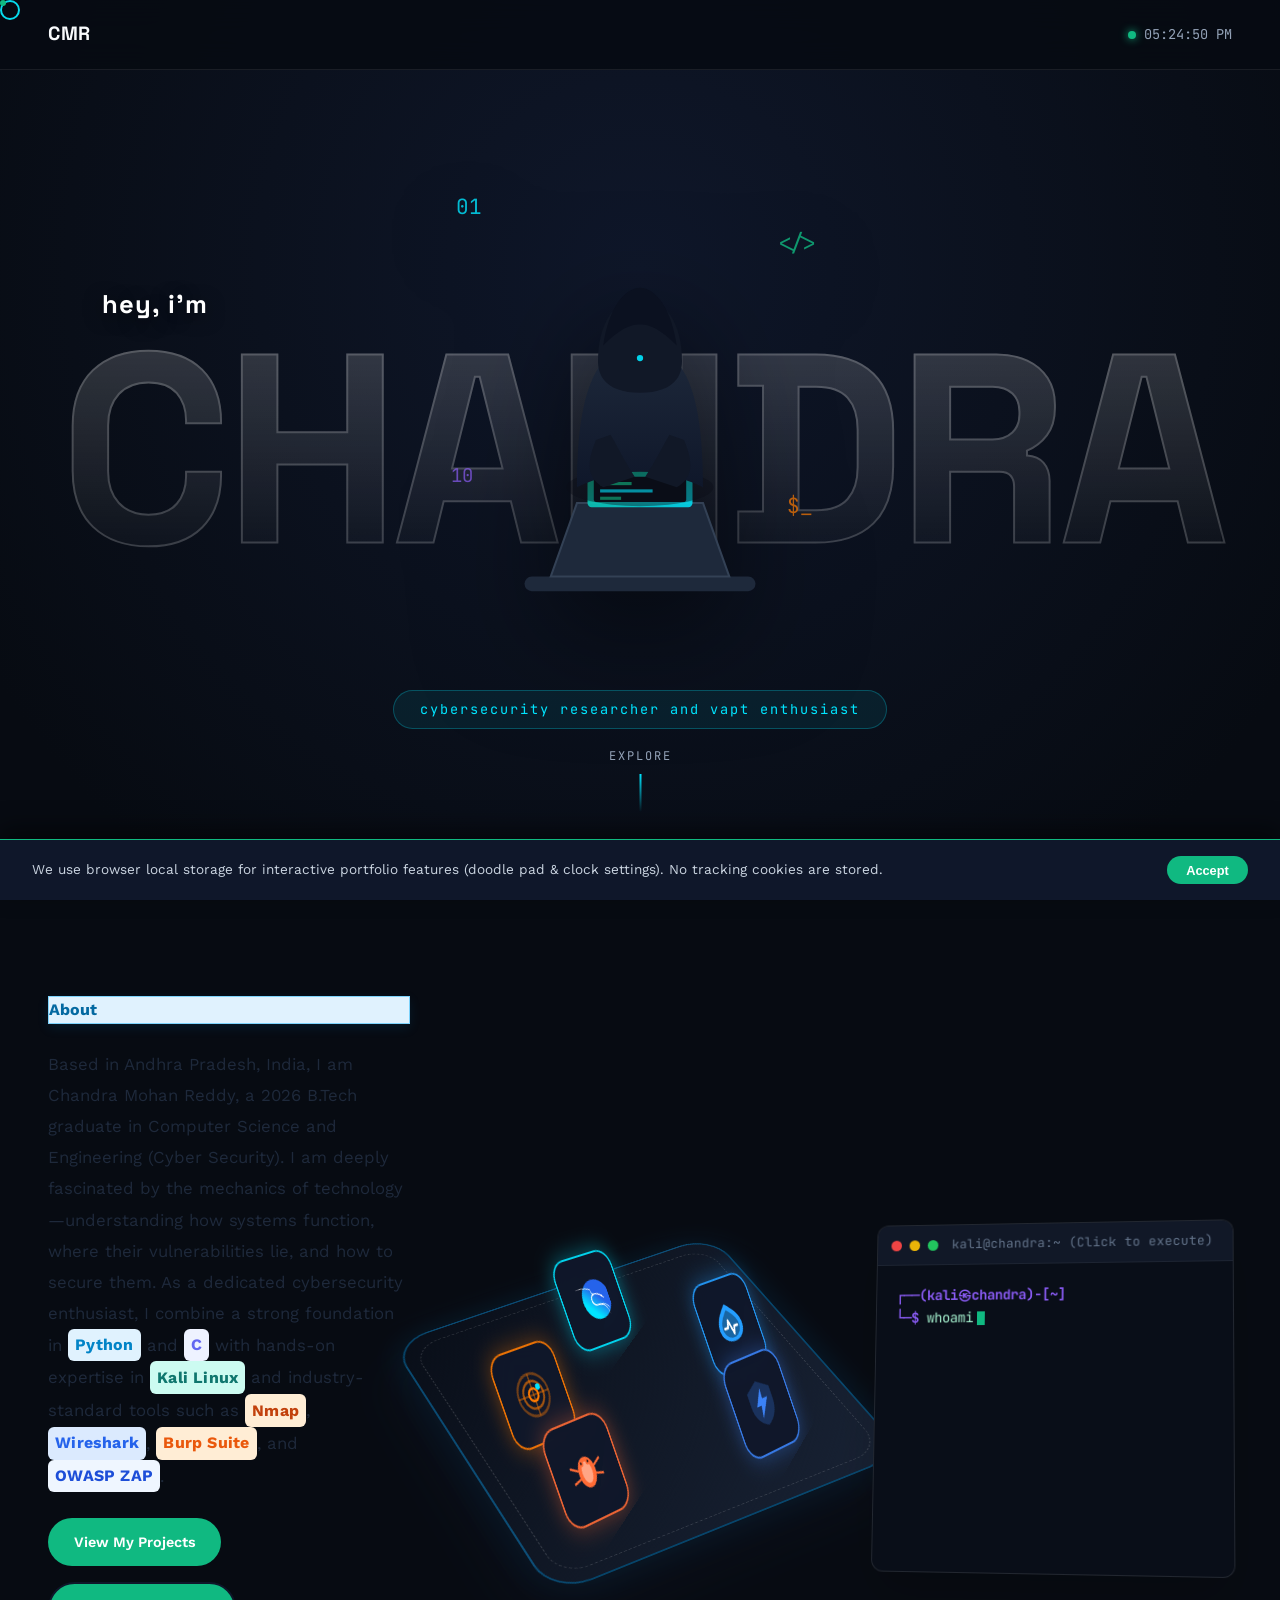
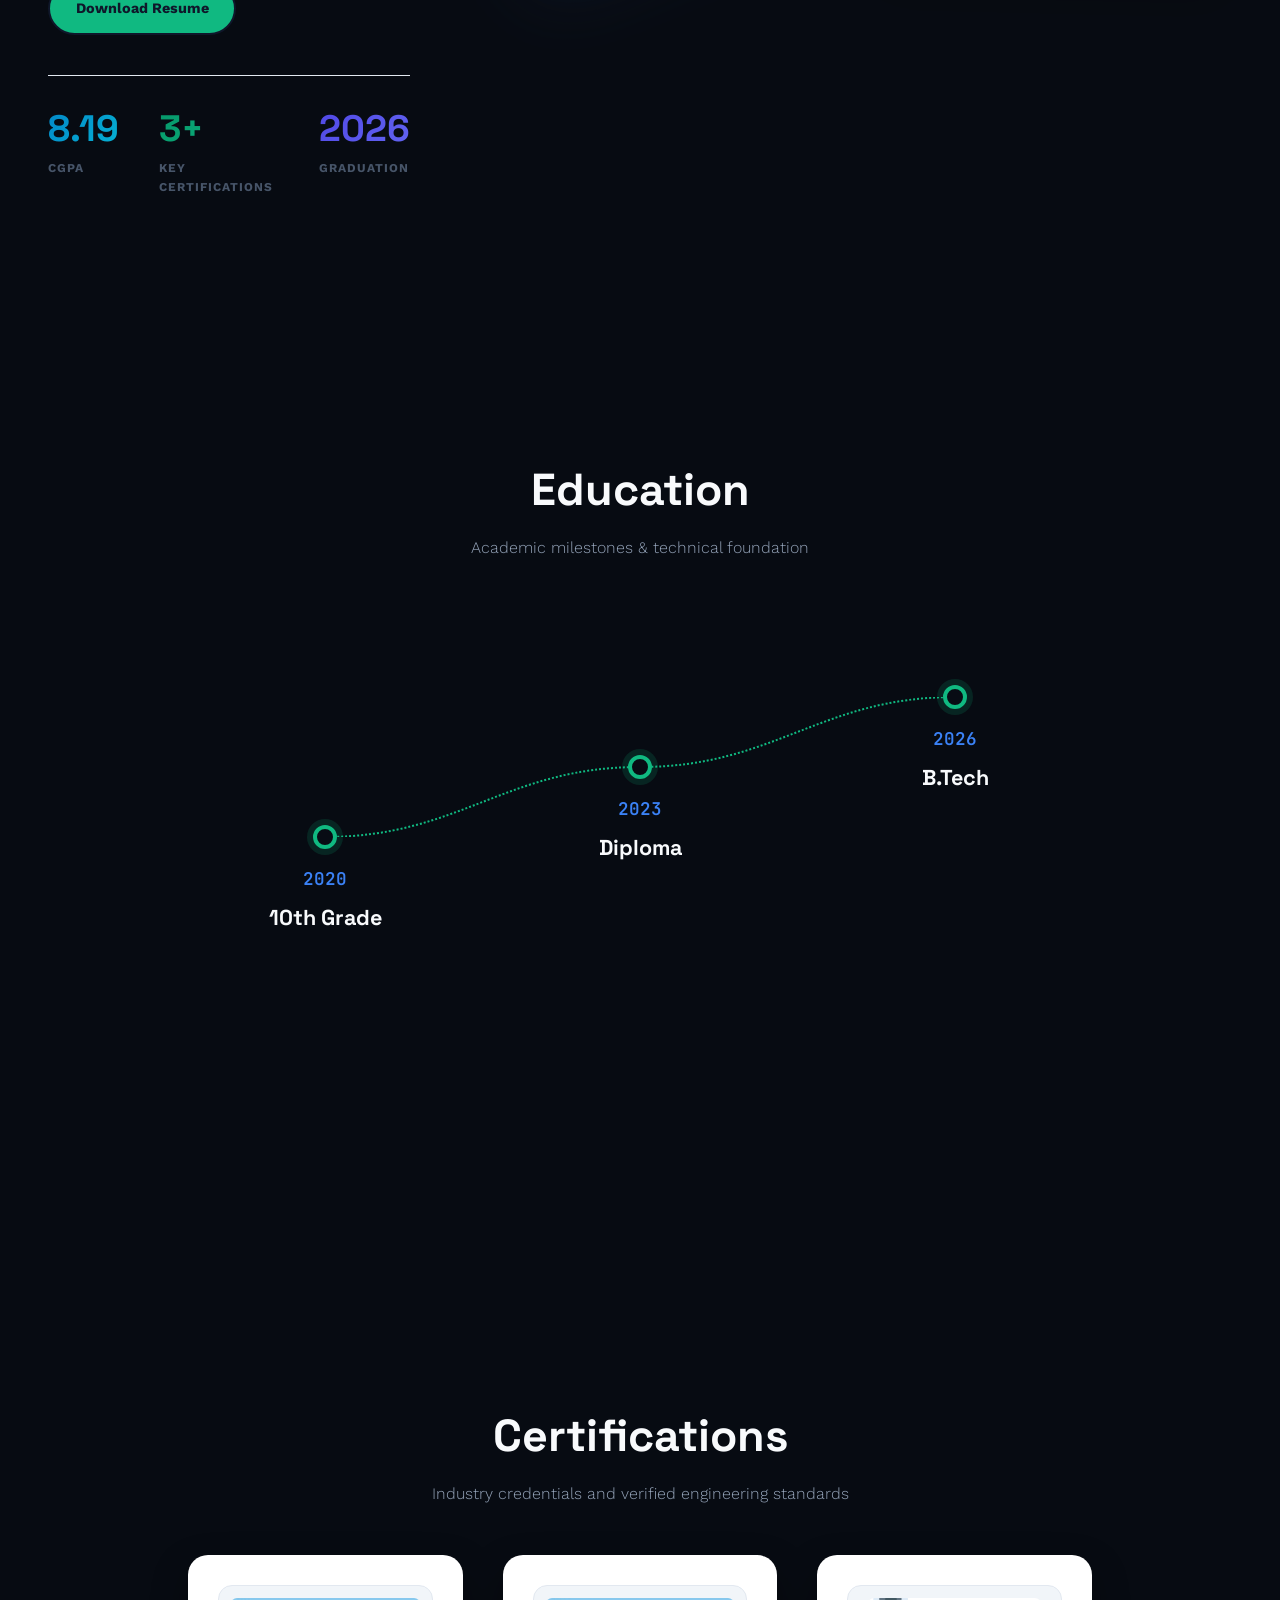
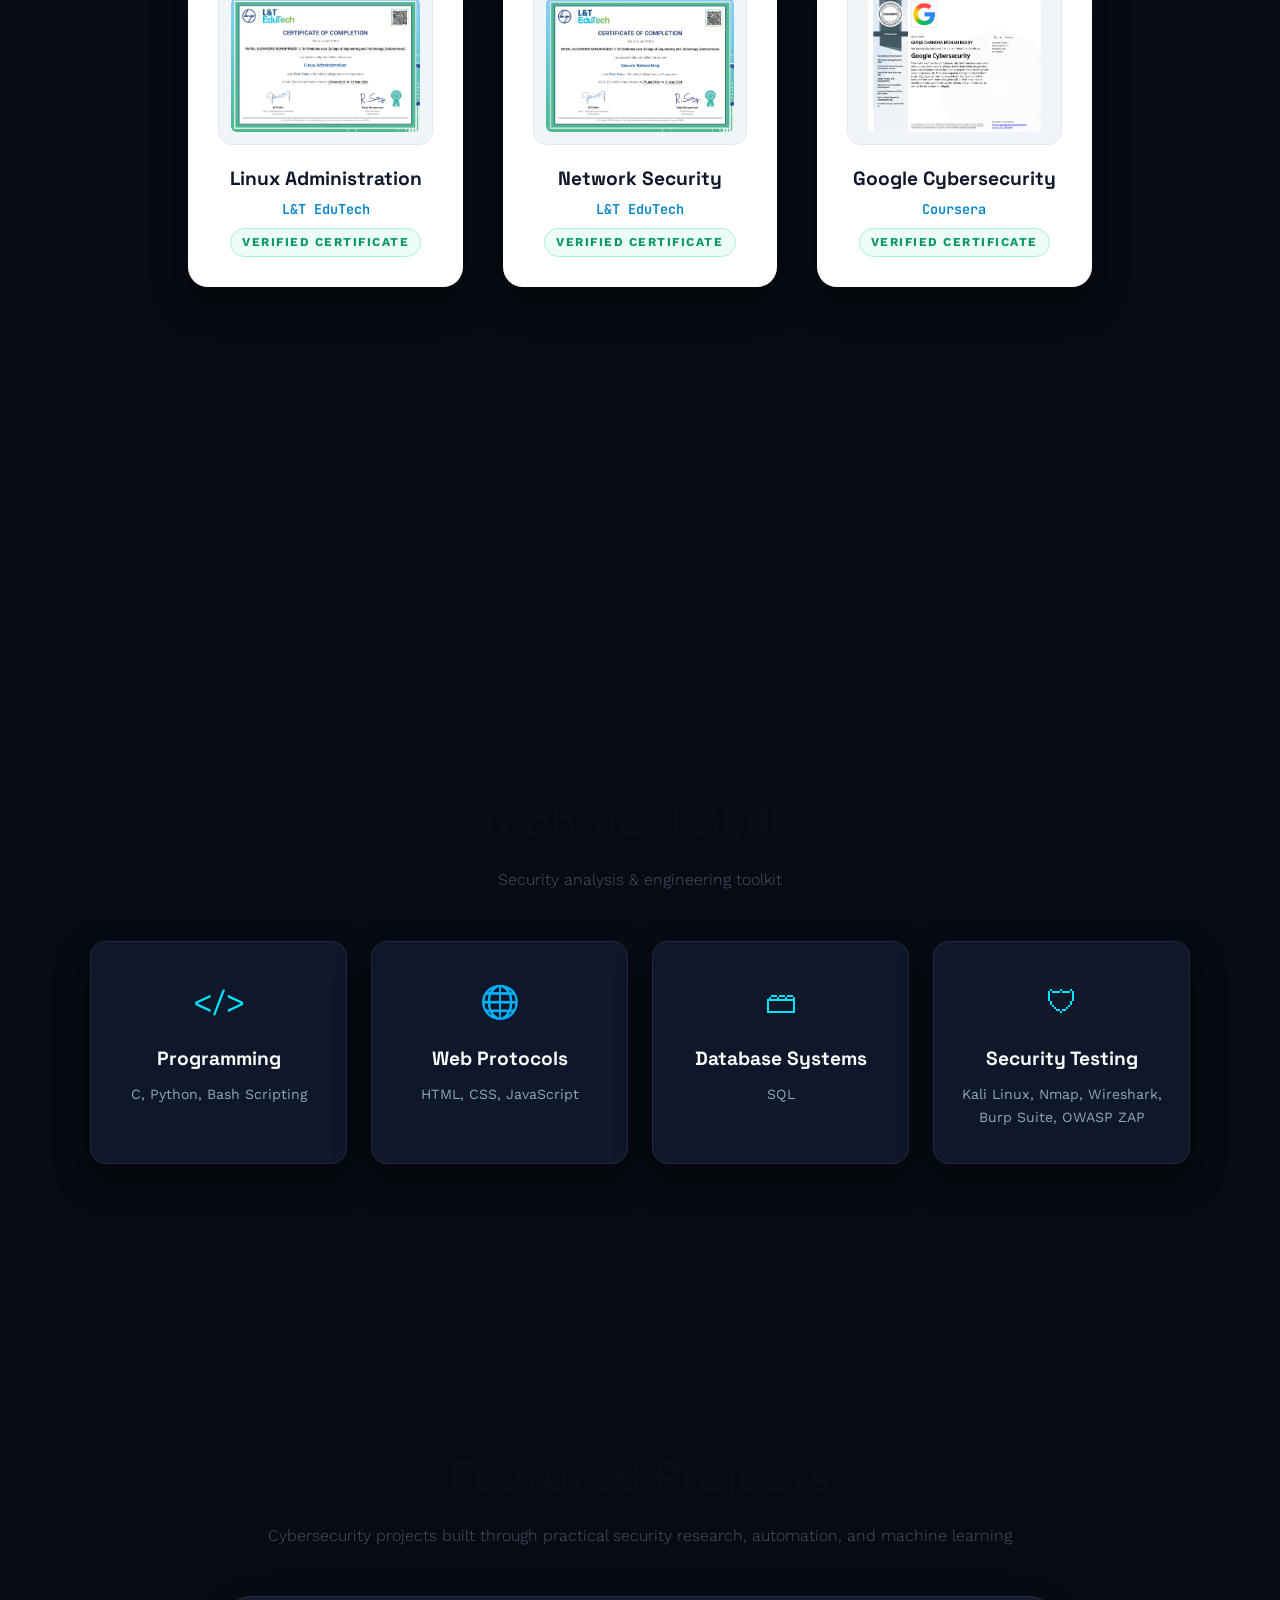
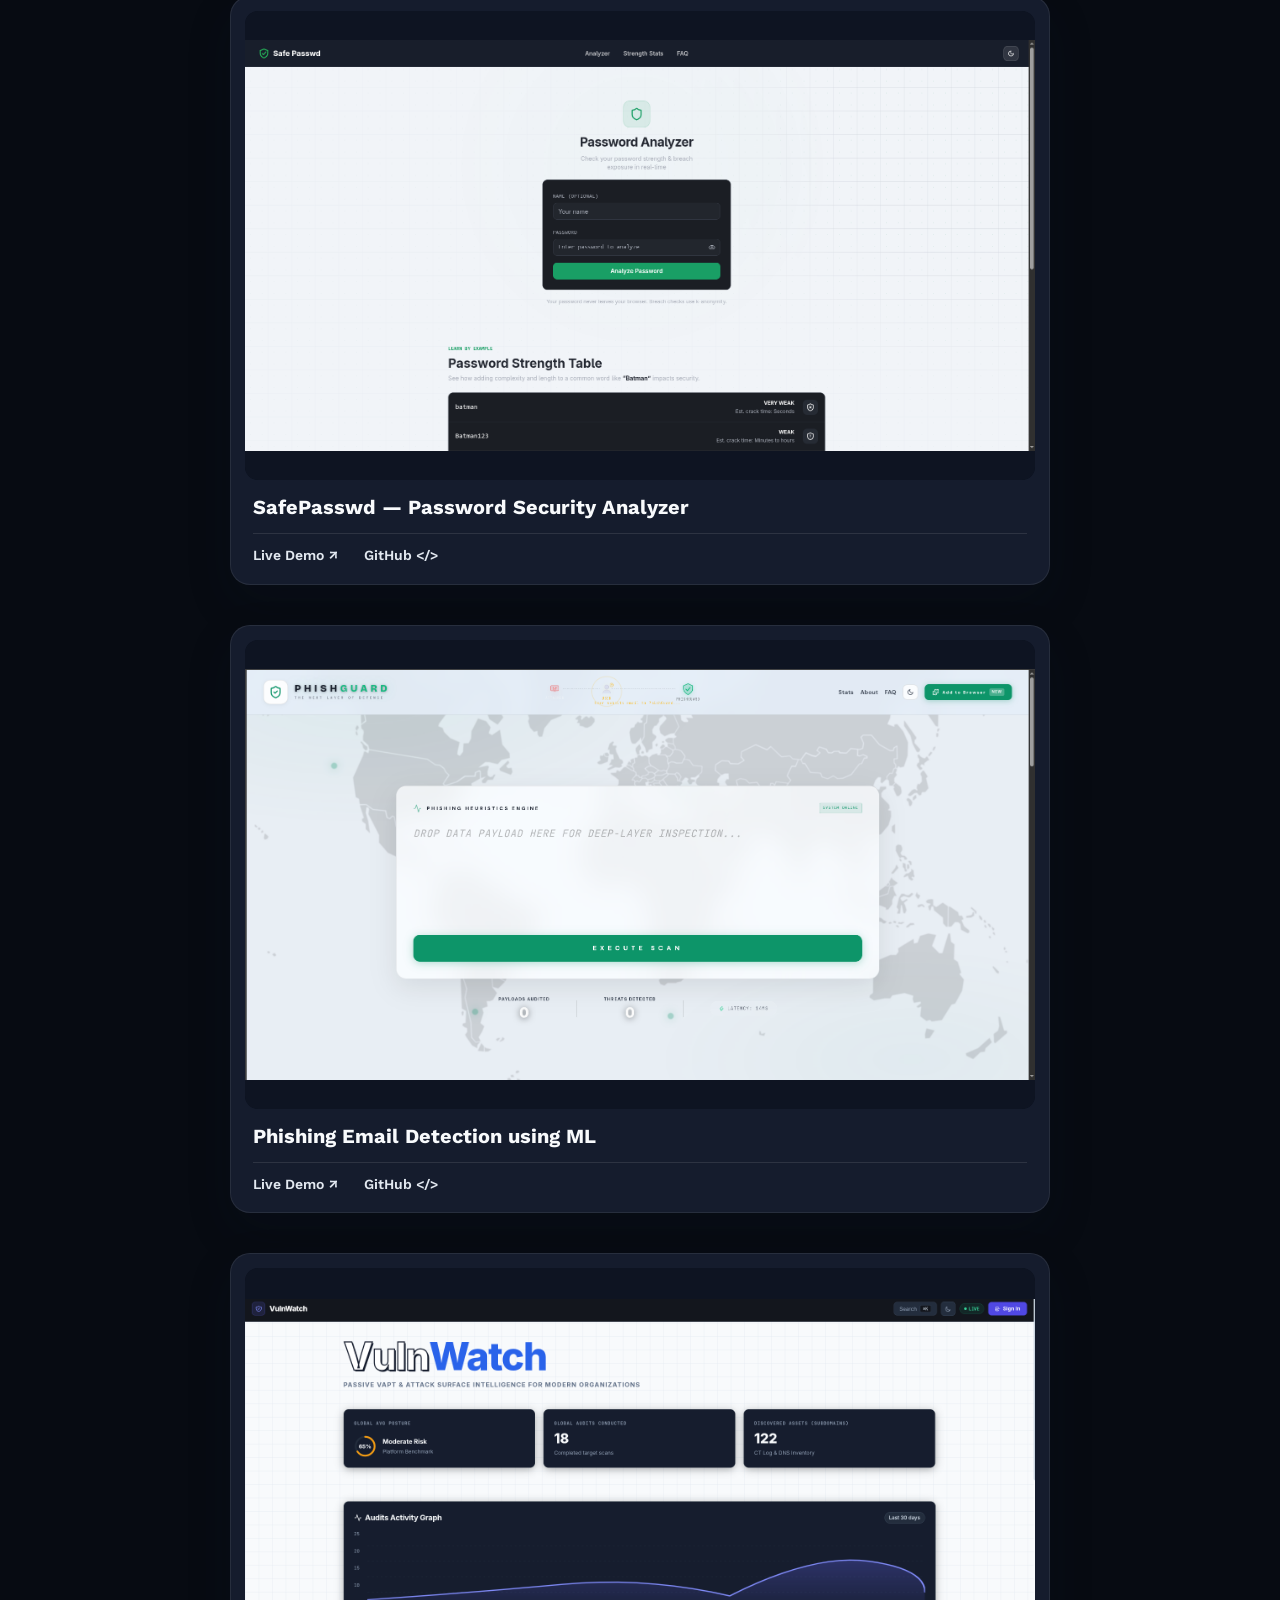
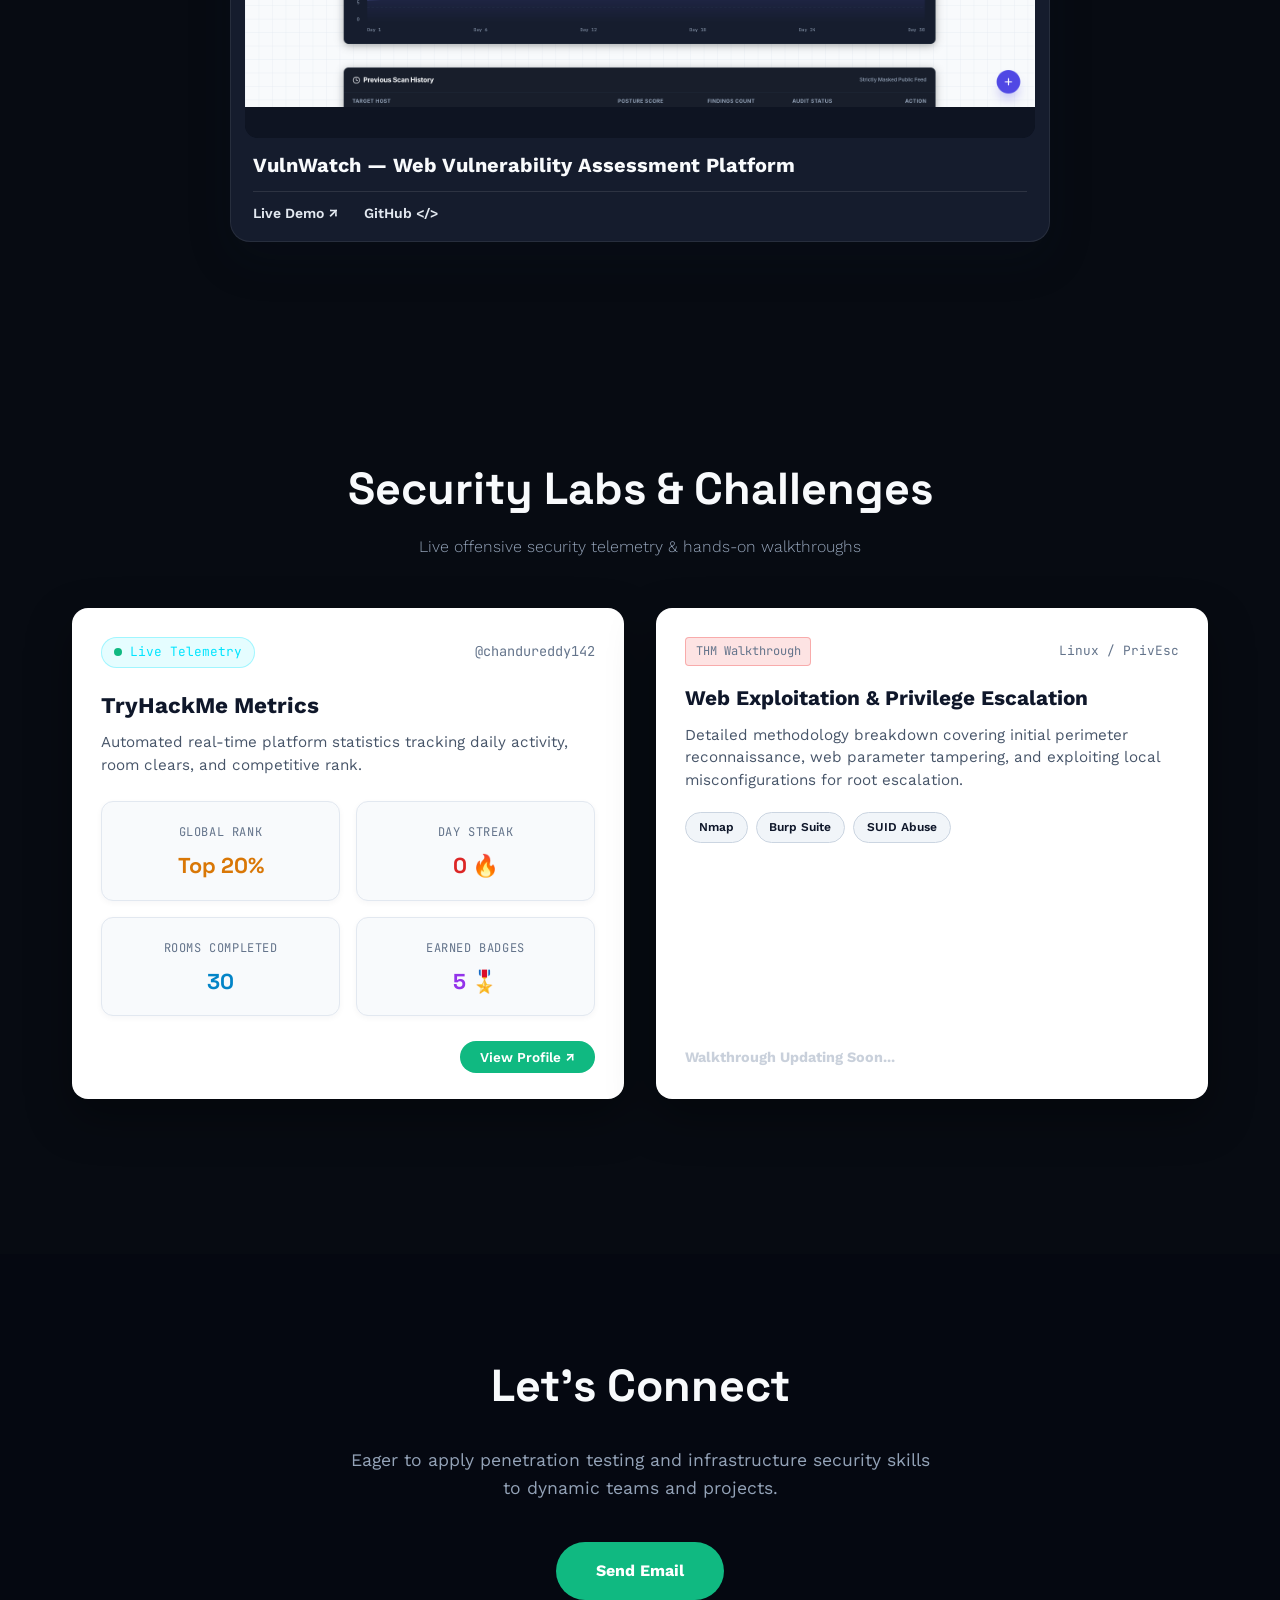
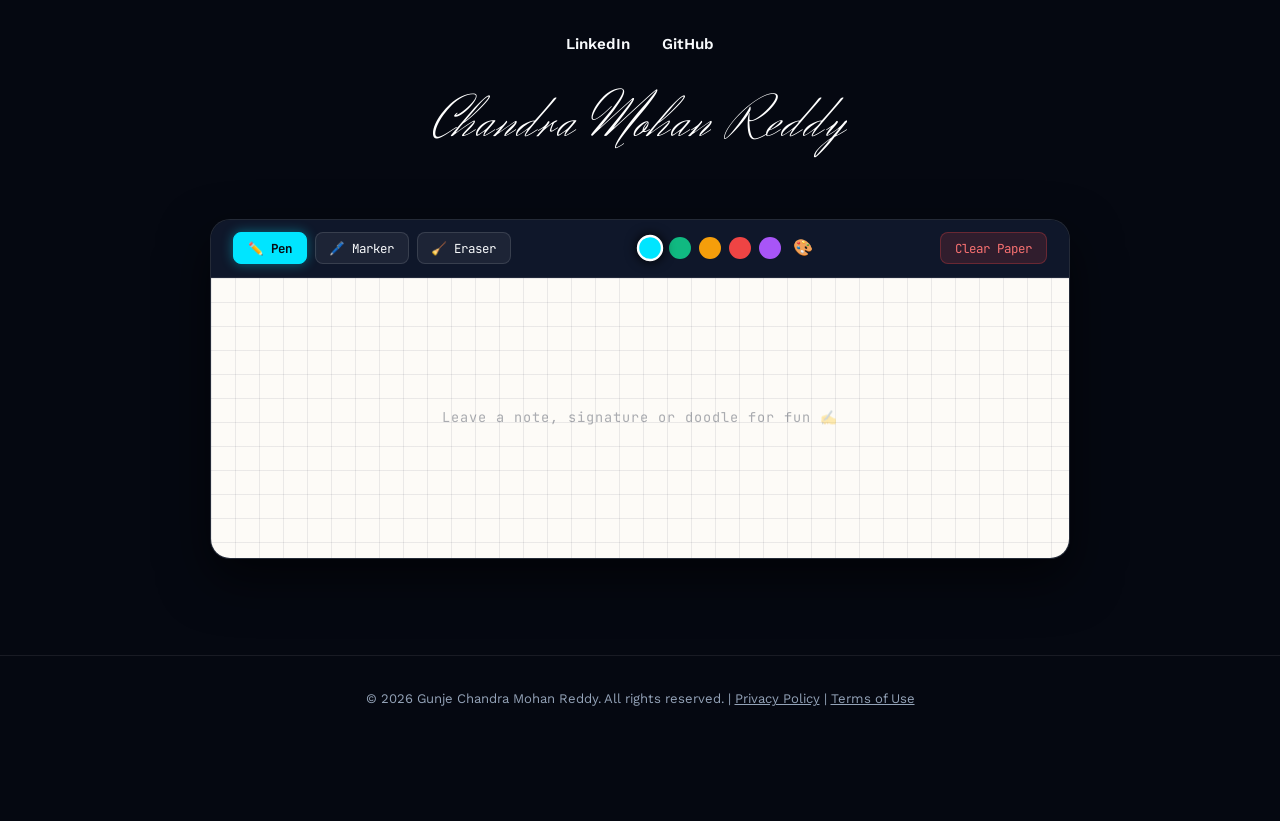
<file: index.html>
<!DOCTYPE html>
<html lang="en">
<head>
    <meta charset="UTF-8">
    <meta name="viewport" content="width=device-width, initial-scale=1.0">
    <title>Chandu Reddy - Cybersecurity Portfolio</title>
    <meta name="description" content="Portfolio of Gunje Chandra Mohan Reddy — Cybersecurity researcher and VAPT enthusiast skilled in Kali Linux, Nmap, Wireshark, Burp Suite and OWASP ZAP.">
    <link rel="canonical" href="https://chandureddy.in/">
    
    <!-- Social Preview Tags (Open Graph & Twitter Cards) -->
    <meta property="og:title" content="Chandu Reddy - Cybersecurity Portfolio">
    <meta property="og:description" content="Cybersecurity researcher and VAPT enthusiast. Explore projects, certifications, and technical skills.">
    <meta property="og:type" content="website">
    <meta property="og:url" content="https://chandureddy.in/">
    <meta property="og:image" content="https://chandureddy.in/images/psa.png">
    
    <meta name="twitter:card" content="summary_large_image">
    <meta name="twitter:title" content="Chandu Reddy - Cybersecurity Portfolio">
    <meta name="twitter:description" content="Cybersecurity researcher and VAPT enthusiast. Explore projects, certifications, and technical skills.">
    <meta name="twitter:image" content="https://chandureddy.in/images/psa.png">
    
    <meta name="theme-color" content="#070b12">
    <link rel="manifest" href="manifest.json">
    <link rel="icon" href="data:image/svg+xml,%3Csvg xmlns='http://www.w3.org/2000/svg' viewBox='0 0 100 100'%3E%3Crect width='100' height='100' rx='20' fill='%23070b12'/%3E%3Ctext x='50' y='66' font-family='Arial,sans-serif' font-size='44' font-weight='700' fill='%2300e5ff' text-anchor='middle'%3ECMR%3C/text%3E%3C/svg%3E">
    <link href="https://fonts.googleapis.com/css2?family=Playfair+Display:wght@700;900&family=Work+Sans:wght@300;400;600&family=JetBrains+Mono:wght@400;600&family=Space+Grotesk:wght@500;700;900&display=swap" rel="stylesheet">
    <link rel="stylesheet" href="styles.css">
    <link href="https://fonts.googleapis.com/css2?family=Herr+Von+Muellerhoff&family=Playfair+Display:ital,wght@0,700;0,900;1,700;1,900&family=Work+Sans:wght@300;400;600&family=JetBrains+Mono:wght@400;600&family=Space+Grotesk:wght@500;700;900&display=swap" rel="stylesheet">
    
    <!-- Privacy-Friendly Analytics (Cloudflare Web Analytics snippet placeholder) -->
    <!-- <script defer src='https://static.cloudflareinsights.com/beacon.min.js' data-cf-beacon='{"token": "YOUR_CLOUDFLARE_ANALYTICS_TOKEN"}'></script> -->
</head>
<body>
    <div class="cursor"></div>
    <div class="cursor-dot"></div>
    <div class="progress-bar"></div>
    <div class="back-to-top"></div>

    <!-- Live Praneeth-Style Background Morphing Canvas -->
    <canvas id="bg-canvas" aria-hidden="true"></canvas>

    <!-- Top Minimal Bar -->
    <header class="top-nav">
        <div class="logo">CMR</div>
        <div class="live-time" title="System Live Time">
            <span class="live-indicator"></span>
            <span id="live-time-text">00:00:00</span>
        </div>
    </header>

<!-- 1. Centered REGGIE-STYLE Stage (Home) -->
<section class="stage" id="stage">
    <!-- Top-Left Greeting above CHANDRA -->
    <div class="stage-title-group fade-in">
        <span class="stage-hey">hey, i'm</span>
    </div>

    <h2 class="stage-bgtext" aria-hidden="true">CHANDRA</h2>

    <div class="stage-center-content">
        <!-- Center: Avatar -->
        <div class="stage-avatar-wrap" id="stageAvatar">
            <svg class="stage-avatar" viewBox="0 0 400 520" xmlns="http://www.w3.org/2000/svg" role="img">
                <defs>
                    <linearGradient id="hoodGrad" x1="0" y1="0" x2="0" y2="1">
                        <stop offset="0%" stop-color="#1e293b"/>
                        <stop offset="100%" stop-color="#0f172a"/>
                    </linearGradient>
                    <linearGradient id="screenGlow" x1="0" y1="0" x2="1" y2="1">
                        <stop offset="0%" stop-color="#10b981"/>
                        <stop offset="100%" stop-color="#00e5ff"/>
                    </linearGradient>
                </defs>

                <text x="25" y="85" fill="#00e5ff" font-family="JetBrains Mono, monospace" font-size="20" opacity="0.8">01</text>
                <text x="330" y="120" fill="#10b981" font-family="JetBrains Mono, monospace" font-size="22" opacity="0.8">&lt;/&gt;</text>
                <text x="20" y="340" fill="#8b5cf6" font-family="JetBrains Mono, monospace" font-size="18" opacity="0.7">10</text>
                <text x="340" y="370" fill="#ff7b00" font-family="JetBrains Mono, monospace" font-size="20" opacity="0.7">$_</text>

                <rect x="90" y="430" width="220" height="14" rx="7" fill="#1e293b"/>
                <path d="M115 430 L140 360 L260 360 L285 430 Z" fill="#1e293b" stroke="#334155" stroke-width="2"/>
                <rect x="150" y="330" width="100" height="34" rx="4" fill="url(#screenGlow)" opacity="0.85"/>
                <rect x="156" y="335" width="88" height="24" rx="2" fill="#0a0e17"/>
                <rect x="162" y="340" width="30" height="3" fill="#10b981"/>
                <rect x="162" y="347" width="50" height="3" fill="#00e5ff"/>
                <rect x="162" y="354" width="20" height="3" fill="#10b981"/>

                <ellipse cx="200" cy="345" rx="70" ry="18" fill="#0a0e17" opacity="0.4"/>
                <path d="M140 345 C140 260 155 210 200 210 C245 210 260 260 260 345 C260 345 230 330 200 330 C170 330 140 345 140 345 Z" fill="url(#hoodGrad)"/>
                <path d="M160 225 C160 190 175 165 200 165 C225 165 240 190 240 225 C240 245 225 255 200 255 C175 255 160 245 160 225 Z" fill="#111827"/>
                <path d="M165 210 C170 175 185 155 200 155 C215 155 230 175 235 210 C220 195 210 190 200 190 C190 190 180 195 165 210 Z" fill="#0b1120"/>
                <circle cx="200" cy="222" r="3" fill="#00e5ff" opacity="0.9"/>
                <path d="M158 300 C150 320 148 335 165 345 L195 335 C185 320 178 305 172 295 Z" fill="#111827"/>
                <path d="M242 300 C250 320 252 335 235 345 L205 335 C215 320 222 305 228 295 Z" fill="#111827"/>
            </svg>
        </div>

        <!-- Bottom: Cybersecurity researcher and vapt enthusiast -->
        <div class="stage-footer-group fade-in">
            <span class="stage-eyebrow">cybersecurity researcher and vapt enthusiast</span>
        </div>
    </div>

    <button class="scroll-indicator" id="scrollToIntro" aria-label="Scroll down">
        <span>EXPLORE</span>
        <span class="scroll-line"></span>
    </button>
</section>

    <!-- 2. Intro: CMR (White Background with Grid Pattern) -->
<section class="hero-stage white-intro-section pattern-white-grid" id="intro">
    <div class="hero-intro fade-in">
        <div class="terminal-badge">About</div>
        <br>
        <p>
            Based in Andhra Pradesh, India, I am Chandra Mohan Reddy, a 2026 B.Tech graduate in Computer Science and Engineering (Cyber Security). I am deeply fascinated by the mechanics of technology—understanding how systems function, where their vulnerabilities lie, and how to secure them. As a dedicated cybersecurity enthusiast, I combine a strong foundation in <span class="inline-token token-py">Python</span> and <span class="inline-token token-c">C</span> with hands-on expertise in <span class="inline-token token-kali">Kali Linux</span> and industry-standard tools such as <span class="inline-token token-nmap">Nmap</span>, <span class="inline-token token-ws">Wireshark</span>, <span class="inline-token token-burp">Burp Suite</span>, and <span class="inline-token token-zap">OWASP ZAP</span>.
        </p>
         <br>
        <div class="hero-buttons">
            <a href="#projects" class="cta-button">View My Projects</a>
            <a href="chandra resume.pdf" download class="cta-button cta-button-secondary">Download Resume</a>
        </div>
        <div class="stats-bar">
            <div class="stat">
                <div class="stat-number stat-cyan">8.19</div>
                <div class="stat-label">CGPA</div>
            </div>
            <div class="stat">
                <div class="stat-number stat-emerald">3+</div>
                <div class="stat-label">Key Certifications</div>
            </div>
            <div class="stat">
                <div class="stat-number stat-indigo">2026</div>
                <div class="stat-label">Graduation</div>
            </div>
        </div>
    </div>

        <!-- Center: 3D Platform -->
        <div class="isometric-center-stage fade-in">
            <div class="iso-platform-wrapper">
                <div class="iso-base-slab">
                    <div class="iso-grid-lines"></div>

                    <!-- Kali Linux -->
                    <div class="iso-tool-card card-kali" title="Kali Linux">
                        <div class="card-glass-body">
                            <svg class="tool-svg" viewBox="0 74.28 437.72 363.44">
                                <linearGradient id="kaliGrad" gradientUnits="userSpaceOnUse" x1="194.59" x2="313.27" y1="356.76" y2="238.08">
                                    <stop offset="0" stop-color="#00e5ff"/>
                                    <stop offset="1" stop-color="#2563eb"/>
                                </linearGradient>
                                <circle cx="270.5" cy="258.4" fill="url(#kaliGrad)" r="181.7"/>
                                <path d="m69.93 127.71c-29.46.03-48.95 2.42-48.95 2.42s107.73-5.17 194.03 29.77c2.93 13.12 11.76 34.98 16.51 45.48-13.6 9.4-28.94 18.25-31.33 49.61-2.38 31.36 24.58 58.95 58.01 59.8 31.75 1.69 53.69 1.93 80.28 15.72 25.38 14.03 46.19 56.79 48.25 95.25 2.22-28.53-8.48-89.9-58.45-108.53 69.82 12.22 75.98 63.97 75.98 64 0 0 5.2-59.76-88.67-73.54-11.9-1.74-26.95-3.09-42.17-3.12-75.25.99-77.99-86.79-21.29-91.22 23.5-1.94 51.56 10.74 78.99 23.51-.1 3.41.04 6.44 2.28 9.23 2.24 2.8 10.83 5.85 13.58 7.43 2.74 1.57 11.54 7.17 16.94 14.18 1.17-2.18 10.93-8.54 10.93-8.54s-2.34.05-7.78-1.98c-5.44-2.04-11.9-8.19-12.05-8.55-.16-.35-.26-.91 1.01-1.17.97-.81-1.22-3.46-2.18-4.42-.97-.97-7.43-11.95-7.58-12.21-.15-.25-.2-.5-.66-.81-1.43-.46-7.68.66-7.68.66s-9.62-4.73-12.94-14.91c.05 1.78-1.65 3.73 0 7.83-5.01-2.12-9.32-5.74-12.72-14.68-2.02 5.08 0 8.32 0 8.32s-11.81-3.3-13.7-14.2c-2.08 4.9 0 7.84 0 7.84s-19.26-10.05-51.26-10.2c-21.42-1.96-25.88-39.65-23.9-46 0 0-30.9-16.28-91.72-23.47-22.8-2.7-44.08-3.53-61.76-3.51z" fill="#ffffff"/>
                            </svg>
                        </div>
                    </div>

                    <!-- Nmap -->
                    <div class="iso-tool-card card-nmap" title="Nmap">
                        <div class="card-glass-body">
                            <svg viewBox="0 0 48 48" class="tool-svg">
                                <circle cx="24" cy="24" r="20" fill="none" stroke="#ff7b00" stroke-width="2.5" opacity="0.4"/>
                                <circle cx="24" cy="24" r="13" fill="none" stroke="#ff7b00" stroke-width="2.5" opacity="0.6"/>
                                <circle cx="24" cy="24" r="6" fill="none" stroke="#ff7b00" stroke-width="2.5"/>
                                <line x1="24" y1="4" x2="24" y2="44" stroke="#ff7b00" stroke-width="2" opacity="0.4"/>
                                <line x1="4" y1="24" x2="44" y2="24" stroke="#ff7b00" stroke-width="2" opacity="0.4"/>
                                <circle cx="32" cy="18" r="3" fill="#00e5ff"/>
                            </svg>
                        </div>
                    </div>

                    <!-- Wireshark -->
                    <div class="iso-tool-card card-wireshark" title="Wireshark">
                        <div class="card-glass-body">
                            <svg class="tool-svg" viewBox="0 0 48 48" xmlns="http://www.w3.org/2000/svg">
                                <path d="M24 4C13 12 6 18 6 27c0 8 8 14 18 14s18-6 18-14c0-9-7-15-18-23z" fill="#249eff"/>
                                <path d="M24 10C16 16 11 20.5 11 27c0 6 6 10.5 13 10.5S37 33 37 27c0-6.5-5-11-13-17z" fill="#0a0e17" opacity="0.4"/>
                                <path d="M14 27h5l3-7 4 14 3-7h5" fill="none" stroke="#ffffff" stroke-width="2.5" stroke-linecap="round" stroke-linejoin="round"/>
                            </svg>
                        </div>
                    </div>

                    <!-- Burp Suite -->
                    <div class="iso-tool-card card-burp" title="Burp Suite">
                        <div class="card-glass-body">
                            <svg class="tool-svg" viewBox="0 0 48 48" xmlns="http://www.w3.org/2000/svg">
                                <ellipse cx="24" cy="26" rx="11" ry="14" fill="#ff6b35"/>
                                <ellipse cx="24" cy="26" rx="6.5" ry="10" fill="#ffffff" opacity="0.4"/>
                                <circle cx="19.5" cy="17" r="3" fill="#ff6b35"/>
                                <circle cx="28.5" cy="17" r="3" fill="#ff6b35"/>
                                <path d="M13 22 L5 18 M13 30 L5 32 M35 22 L43 18 M35 30 L43 32" stroke="#ff6b35" stroke-width="2.2" stroke-linecap="round"/>
                                <circle cx="19.5" cy="17" r="1.1" fill="#0a0e17"/>
                                <circle cx="28.5" cy="17" r="1.1" fill="#0a0e17"/>
                            </svg>
                        </div>
                    </div>

                    <!-- OWASP ZAP -->
                    <div class="iso-tool-card card-zap" title="OWASP ZAP">
                        <div class="card-glass-body">
                            <svg class="tool-svg" viewBox="0 0 48 48" xmlns="http://www.w3.org/2000/svg">
                                <path d="M24 4 L40 12 V24 C40 34 33 41 24 44 C15 41 8 34 8 24 V12 Z" fill="#3b82f6" opacity="0.25" stroke="#3b82f6" stroke-width="2"/>
                                <path d="M27 10 L15 26 H22 L19 38 L34 20 H26 Z" fill="#3b82f6"/>
                            </svg>
                        </div>
                    </div>
                </div>
            </div>
        </div>

        <!-- Right: Kali Terminal -->
        <div class="hero-terminal-wrap fade-in">
            <div class="terminal-window" id="interactive-term">
                <div class="terminal-header">
                    <span class="term-btn red"></span>
                    <span class="term-btn yellow"></span>
                    <span class="term-btn green"></span>
                    <span class="term-title">kali@chandra:~ (Click to execute)</span>
                </div>
                <div class="terminal-body" id="term-body">
                    <div id="term-history"></div>
                    <div class="term-line" id="term-input-line">
                        <span class="term-user" id="prompt-prefix">┌──(kali㉿chandra)-[~]<br>└─$</span>
                        <span id="current-cmd"></span><span class="cursor-blink"></span>
                    </div>
                </div>
            </div>
        </div>
    </section>

    <!-- 3. Education -->
    <section class="about education-section" id="education">
        <div class="section-heading-wrap fade-in">
            <h2 class="section-title">Education</h2>
            <p class="section-sub">Academic milestones &amp; technical foundation</p>
        </div>

        <div class="timeline-container fade-in">
            <svg class="route-path" viewBox="0 0 100 100" preserveAspectRatio="none">
                <path d="M 15,100 C 30,100 35,50 50,50 C 65,50 70,0 85,0" fill="none" stroke="var(--accent)" stroke-width="2" stroke-dasharray="2, 2" vector-effect="non-scaling-stroke" />
            </svg>
            
            <div class="timeline-step step-1">
                <div class="timeline-dot"></div>
                <div class="timeline-year">2020</div>
                <div class="timeline-label">10th Grade</div>
                <div class="timeline-tooltip">
                    <strong>100% Passed</strong>
                    SSC (Secondary School)
                </div>
            </div>
            
            <div class="timeline-step step-2">
                <div class="timeline-dot"></div>
                <div class="timeline-year">2023</div>
                <div class="timeline-label">Diploma</div>
                <div class="timeline-tooltip">
                    <strong>79.3% Passed</strong>
                    Diploma in ECE
                </div>
            </div>
            
            <div class="timeline-step step-3">
                <div class="timeline-dot"></div>
                <div class="timeline-year">2026</div>
                <div class="timeline-label">B.Tech</div>
                <div class="timeline-tooltip">
                    <strong>8.19 CGPA Passed</strong>
                    B.Tech in CSE (Cyber Security)
                </div>
            </div>
        </div>
    </section>

    <!-- 4. Certifications Section -->
    <section class="certifications-section" id="certifications">
        <div class="section-heading-wrap fade-in">
            <h2 class="section-title">Certifications</h2>
            <p class="section-sub">Industry credentials and verified engineering standards</p>
        </div>

        <div class="cert-grid fade-in">
            <div class="cert-badge">
                <div class="cert-image-container">
                    <img src="images/LA.jpeg" alt="Linux Administration - L&amp;T EduTech">
                </div>
                <img src="images/LA.jpeg" class="cert-preview" alt="Linux Administration Certificate Preview">
                <div class="cert-info">
                    <h4>Linux Administration</h4>
                    <span class="cert-issuer">L&amp;T EduTech</span>
                    <span class="cert-status">Verified Certificate</span>
                </div>
            </div>

            <div class="cert-badge">
                <div class="cert-image-container">
                    <img src="images/SN.jpeg" alt="Secure Networking - L&amp;T EduTech">
                </div>
                <img src="images/SN.jpeg" class="cert-preview" alt="Network Security Certificate Preview">
                <div class="cert-info">
                    <h4>Network Security</h4>
                    <span class="cert-issuer">L&amp;T EduTech</span>
                    <span class="cert-status">Verified Certificate</span>
                </div>
            </div>

            <div class="cert-badge">
                <div class="cert-image-container">
                    <img src="images/gcs.png" alt="Google Professional Cybersecurity Certificate">
                </div>
                <img src="images/gcs.png" class="cert-preview" alt="Google Cybersecurity Certificate Preview">
                <div class="cert-info">
                    <h4>Google Cybersecurity</h4>
                    <span class="cert-issuer">Coursera</span>
                    <span class="cert-status">Verified Certificate</span>
                </div>
            </div>
        </div>
    </section>

    <!-- 6. Skills Section (White BG + Grid Pattern + Dark Cards) -->
    <section class="skills-section white-theme-section pattern-white-grid" id="skills">
        <div class="section-heading-wrap fade-in">
            <h2 class="section-title">Technical Skills</h2>
            <p class="section-sub">Security analysis &amp; engineering toolkit</p>
        </div>
        <div class="skills fade-in">
            <div class="skill-card">
                <div class="skill-icon-wrap">&lt;/&gt;</div>
                <h3>Programming</h3>
                <p>C, Python, Bash Scripting</p>
            </div>
            <div class="skill-card">
                <div class="skill-icon-wrap">&#127760;</div>
                <h3>Web Protocols</h3>
                <p>HTML, CSS, JavaScript</p>
            </div>
            <div class="skill-card">
                <div class="skill-icon-wrap">&#128451;</div>
                <h3>Database Systems</h3>
                <p>SQL</p>
            </div>
            <div class="skill-card">
                <div class="skill-icon-wrap">&#128737;</div>
                <h3>Security Testing</h3>
                <p>Kali Linux, Nmap, Wireshark, Burp Suite, OWASP ZAP</p>
            </div>
        </div>
    </section>


  <!-- 7. Projects Section -->
<section class="projects white-theme-section pattern-white-grid" id="projects">

    <div class="section-heading-wrap fade-in">
        <h2 class="section-title">Featured Projects</h2>
        <p class="section-sub">
            Cybersecurity projects built through practical security research,
            automation, and machine learning
        </p>
    </div>

    <div class="project-stack">

        <!-- =========================================
             PROJECT 1 — SAFEPASSWD
        ========================================== -->
        <article class="project-card-vertical fade-in">
            <!-- Flip Area -->
            <div class="project-flip-container">
                <div class="project-flip-inner">
                    <!-- FRONT — Screenshot -->
                    <div class="project-flip-front">
                        <img
                            src="images/psa.png"
                            alt="SafePasswd Password Security Analyzer"
                            loading="lazy"
                        >
                    </div>

                    <!-- BACK — Description -->
                    <div class="project-flip-back">
                        <div class="project-description">
                            <span class="project-description-label">ABOUT THE PROJECT</span>
                            <p>
                                SafePasswd is a web-based password security
                                application designed to evaluate password
                                strength and provide security-focused feedback
                                to help users create stronger passwords.
                            </p>
                            <div class="project-tags">
                                <span class="tag">Cybersecurity</span>
                                <span class="tag">JavaScript</span>
                                <span class="tag">Web Security</span>
                            </div>
                        </div>
                    </div>
                </div>
            </div>

            <!-- Fixed Title & Links -->
            <div class="project-fixed-content">
                <h3>SafePasswd — Password Security Analyzer</h3>
                <div class="project-links">
                    <a
                        href="https://safepasswd.chandureddy.in/"
                        target="_blank"
                        rel="noopener noreferrer"
                        class="project-link"
                    >
                        Live Demo ↗
                    </a>
                    <a
                        href="https://github.com/chandureddy142/safe-passwd"
                        target="_blank"
                        rel="noopener noreferrer"
                        class="project-link"
                    >
                        GitHub &lt;/&gt;
                    </a>
                </div>
            </div>
        </article>

        <!-- =========================================
             PROJECT 2 — PHISHING EMAIL DETECTION
        ========================================== -->
        <article class="project-card-vertical fade-in">
            <!-- Flip Area -->
            <div class="project-flip-container">
                <div class="project-flip-inner">
                    <!-- FRONT — Screenshot -->
                    <div class="project-flip-front">
                        <img
                            src="images/ped.png"
                            alt="Phishing Email Detection using Machine Learning"
                            loading="lazy"
                        >
                    </div>

                    <!-- BACK — Description -->
                    <div class="project-flip-back">
                        <div class="project-description">
                            <span class="project-description-label">ABOUT THE PROJECT</span>
                            <p>
                                A machine learning-based cybersecurity
                                application that analyzes email characteristics
                                and identifies potentially malicious phishing
                                messages to support automated threat detection.
                            </p>
                            <div class="project-tags">
                                <span class="tag">Machine Learning</span>
                                <span class="tag">Python</span>
                                <span class="tag">Threat Detection</span>
                            </div>
                        </div>
                    </div>
                </div>
            </div>

            <!-- Fixed Title & Links -->
            <div class="project-fixed-content">
                <h3>Phishing Email Detection using ML</h3>
                <div class="project-links">
                    <a
                        href="https://phishguard.chandureddy.in/"
                        target="_blank"
                        rel="noopener noreferrer"
                        class="project-link"
                    >
                        Live Demo ↗
                    </a>
                    <a
                        href="https://github.com/chandureddy142/Phishing-email-detection-using-ML-project"
                        target="_blank"
                        rel="noopener noreferrer"
                        class="project-link"
                    >
                        GitHub &lt;/&gt;
                    </a>
                </div>
            </div>
        </article>

        <!-- =========================================
             PROJECT 3 — VULNWATCH
        ========================================== -->
        <article class="project-card-vertical fade-in">
            <!-- Flip Area -->
            <div class="project-flip-container">
                <div class="project-flip-inner">
                    <!-- FRONT — Screenshot -->
                    <div class="project-flip-front">
                        <img
                            src="images/vulnwatch.png"
                            alt="VulnWatch Web Vulnerability Assessment Platform"
                            loading="lazy"
                        >
                    </div>

                    <!-- BACK — Description -->
                    <div class="project-flip-back">
                        <div class="project-description">
                            <span class="project-description-label">ABOUT THE PROJECT</span>
                            <p>
                                VulnWatch is a web vulnerability assessment
                                platform designed to streamline authorized
                                security assessments by organizing testing
                                workflows, collecting vulnerability findings
                                and evidence, and generating structured
                                security assessment reports.
                            </p>
                            <div class="project-tags">
                                <span class="tag">VAPT</span>
                                <span class="tag">Python</span>
                                <span class="tag">Flask</span>
                                <span class="tag">PostgreSQL</span>
                                <span class="tag">Security Automation</span>
                            </div>
                        </div>
                    </div>
                </div>
            </div>

            <!-- Fixed Title & Links -->
            <div class="project-fixed-content">
                <h3>VulnWatch — Web Vulnerability Assessment Platform</h3>
                <div class="project-links">
                    <a
                        href="https://vulnwatch.chandureddy.in/"
                        target="_blank"
                        rel="noopener noreferrer"
                        class="project-link"
                    >
                        Live Demo ↗
                    </a>
                    <a
                        href="https://github.com/chandureddy142/VulnWatch"
                        target="_blank"
                        rel="noopener noreferrer"
                        class="project-link"
                    >
                        GitHub &lt;/&gt;
                    </a>
                </div>
            </div>
        </article>

    </div>
</section>

<!-- 5. Custom Security Labs & Challenges Section -->
    <section class="security-labs-section" id="labs">
        <div class="section-heading-wrap fade-in">
            <h2 class="section-title">Security Labs &amp; Challenges</h2>
            <p class="section-sub">Live offensive security telemetry &amp; hands-on walkthroughs</p>
        </div>

       <div class="labs-content-grid fade-in" style="display: grid; grid-template-columns: repeat(auto-fit, minmax(320px, 1fr)); gap: 2rem; max-width: 1200px; margin: 0 auto; padding: 0 1.5rem 2.5rem 1.5rem;">
            <!-- Custom Live TryHackMe Telemetry Card -->
            <div class="custom-thm-card" style="background: rgba(15, 23, 42, 0.85); border: 1px solid rgba(255, 255, 255, 0.08); border-radius: 16px; padding: 1.75rem; display: flex; flex-direction: column; justify-content: space-between; backdrop-filter: blur(12px);">
                <div>
                    <div style="display: flex; justify-content: space-between; align-items: center; margin-bottom: 1.25rem;">
                        <div style="display: inline-flex; align-items: center; gap: 0.5rem; background: rgba(0, 229, 255, 0.1); border: 1px solid rgba(0, 229, 255, 0.3); padding: 0.25rem 0.75rem; border-radius: 9999px; font-family: 'JetBrains Mono', monospace; font-size: 0.8rem; color: #00e5ff;">
                            <span style="width: 8px; height: 8px; border-radius: 50%; background: #10b981; display: inline-block;"></span>
                            Live Telemetry
                        </div>
                        <span style="font-family: 'JetBrains Mono', monospace; font-size: 0.85rem; color: #94a3b8;">@chandureddy142</span>
                    </div>

                    <h3 style="font-size: 1.4rem; color: #f8fafc; margin-bottom: 0.5rem;">TryHackMe Metrics</h3>
                    <p style="color: #94a3b8; font-size: 0.95rem; line-height: 1.5; margin-bottom: 1.5rem;">Automated real-time platform statistics tracking daily activity, room clears, and competitive rank.</p>

                    <!-- Dynamic Metrics Grid -->
                    <div style="display: grid; grid-template-columns: repeat(2, 1fr); gap: 1rem;">
                        <!-- Rank -->
                        <div style="background: rgba(10, 14, 23, 0.65); border: 1px solid rgba(255, 255, 255, 0.06); border-radius: 12px; padding: 1rem; text-align: center;">
                            <span style="font-size: 0.75rem; text-transform: uppercase; color: #64748b; font-family: 'JetBrains Mono', monospace; letter-spacing: 0.05em;">Global Rank</span>
                            <div id="thm-rank" style="font-size: 1.35rem; font-weight: 700; color: #f59e0b; margin-top: 0.35rem; font-family: 'Space Grotesk', sans-serif;">Top 20%</div>
                        </div>

                        <!-- Streak -->
                        <div style="background: rgba(10, 14, 23, 0.65); border: 1px solid rgba(255, 255, 255, 0.06); border-radius: 12px; padding: 1rem; text-align: center;">
                            <span style="font-size: 0.75rem; text-transform: uppercase; color: #64748b; font-family: 'JetBrains Mono', monospace; letter-spacing: 0.05em;">Day Streak</span>
                            <div id="thm-streak" style="font-size: 1.35rem; font-weight: 700; color: #ef4444; margin-top: 0.35rem; font-family: 'Space Grotesk', sans-serif;">0 🔥</div>
                        </div>

                        <!-- Completed Rooms -->
                        <div style="background: rgba(10, 14, 23, 0.65); border: 1px solid rgba(255, 255, 255, 0.06); border-radius: 12px; padding: 1rem; text-align: center;">
                            <span style="font-size: 0.75rem; text-transform: uppercase; color: #64748b; font-family: 'JetBrains Mono', monospace; letter-spacing: 0.05em;">Rooms Completed</span>
                            <div id="thm-rooms" style="font-size: 1.35rem; font-weight: 700; color: #00e5ff; margin-top: 0.35rem; font-family: 'Space Grotesk', sans-serif;">30</div>
                        </div>

                        <!-- Badges -->
                        <div style="background: rgba(10, 14, 23, 0.65); border: 1px solid rgba(255, 255, 255, 0.06); border-radius: 12px; padding: 1rem; text-align: center;">
                            <span style="font-size: 0.75rem; text-transform: uppercase; color: #64748b; font-family: 'JetBrains Mono', monospace; letter-spacing: 0.05em;">Earned Badges</span>
                            <div id="thm-badges" style="font-size: 1.35rem; font-weight: 700; color: #a855f7; margin-top: 0.35rem; font-family: 'Space Grotesk', sans-serif;">5 🎖️</div>
                        </div>
                    </div>
                </div>

                <div style="margin-top: 1.75rem; text-align: right;">
                    <a href="https://tryhackme.com/p/chandureddy142" target="_blank" rel="noopener noreferrer" class="cta-button" style="padding: 0.5rem 1.25rem; font-size: 0.85rem;">View Profile ↗</a>
                </div>
            </div>

            <!-- Lab Write-up Card 1 -->
            <div class="writeup-card" style="background: rgba(15, 23, 42, 0.85); border: 1px solid rgba(255, 255, 255, 0.08); border-radius: 16px; padding: 1.75rem; display: flex; flex-direction: column; justify-content: space-between; backdrop-filter: blur(12px);">
                <div>
                    <div style="display: flex; justify-content: space-between; align-items: center; margin-bottom: 1rem;">
                        <span style="background: rgba(239, 68, 68, 0.15); border: 1px solid rgba(239, 68, 68, 0.35); color: #f87171; font-family: 'JetBrains Mono', monospace; font-size: 0.75rem; padding: 0.25rem 0.6rem; border-radius: 4px;">THM Walkthrough</span>
                        <span style="color: #64748b; font-size: 0.8rem; font-family: 'JetBrains Mono', monospace;">Linux / PrivEsc</span>
                    </div>
                    <h3 style="font-size: 1.3rem; color: #f8fafc; margin-bottom: 0.5rem;">Web Exploitation &amp; Privilege Escalation</h3>
                    <p style="color: #94a3b8; font-size: 0.95rem; line-height: 1.5; margin-bottom: 1.25rem;">Detailed methodology breakdown covering initial perimeter reconnaissance, web parameter tampering, and exploiting local misconfigurations for root escalation.</p>
                    <div class="project-tags" style="display: flex; flex-wrap: wrap; gap: 0.5rem; margin-bottom: 1rem;">
                        <span class="tag">Nmap</span>
                        <span class="tag">Burp Suite</span>
                        <span class="tag">SUID Abuse</span>
                    </div>
                </div>
                <div>
                    <span class="project-link" style="opacity: 0.5; cursor: not-allowed;">Walkthrough Updating Soon...</span>
                </div>
            </div>
        </div>
    </section>

   <!-- 8. Contact Section with Interactive Grid Doodle Paper -->
<section class="contact solid-void-contact" id="contact">
    <div class="contact-content fade-in">
        <h2 class="section-title">Let's Connect</h2>
        <p>Eager to apply penetration testing and infrastructure security skills to dynamic teams and projects.</p>
        <a href="javascript:void(0)" id="email-contact-btn" class="contact-button" onclick="window.location.href='mailto:'+'gunjechandramohanreddy'+'@'+'gmail.com'">Send Email</a>
        <div class="social-links">
            <a href="https://www.linkedin.com/in/gunjechandramohanreddy" target="_blank" rel="noopener noreferrer" title="LinkedIn">LinkedIn</a>
            <a href="https://github.com/chandureddy142" target="_blank" rel="noopener noreferrer" title="GitHub">GitHub</a>
        </div>
        <!-- Animated Autography-Style Signature -->
        <div class="signature-wrapper">
            <span class="signature-text">Chandra Mohan Reddy</span>
        </div>
    </div>

    <!-- Drawing Pad Widget -->
    <div class="doodle-paper-container fade-in">
        <div class="doodle-paper-bar">
            <div class="doodle-tool-group">
                <button type="button" class="doodle-btn active" id="tool-pen" title="Fine Pen">✏️ Pen</button>
                <button type="button" class="doodle-btn" id="tool-marker" title="Marker / Highlighter">🖊️ Marker</button>
                <button type="button" class="doodle-btn" id="tool-eraser" title="Eraser">🧹 Eraser</button>
            </div>

            <div class="doodle-color-group">
                <button type="button" class="color-dot active" data-color="#00e5ff" style="background: #00e5ff;"></button>
                <button type="button" class="color-dot" data-color="#10b981" style="background: #10b981;"></button>
                <button type="button" class="color-dot" data-color="#f59e0b" style="background: #f59e0b;"></button>
                <button type="button" class="color-dot" data-color="#ef4444" style="background: #ef4444;"></button>
                <button type="button" class="color-dot" data-color="#a855f7" style="background: #a855f7;"></button>
                <label class="custom-color-picker" title="Custom Color">
                    🎨
                    <input type="color" id="doodle-color-input" value="#00e5ff">
                </label>
            </div>

            <button type="button" class="doodle-btn doodle-clear" id="doodle-clear-btn" title="Clear Grid Paper">Clear Paper</button>
        </div>

        <div class="doodle-paper-sheet">
            <canvas id="doodle-canvas"></canvas>
            <span class="doodle-placeholder" id="doodle-hint">Leave a note, signature or doodle for fun ✍️</span>
        </div>
    </div>
</section>

    <footer>
        <p>&copy; 2026 Gunje Chandra Mohan Reddy. All rights reserved. | <a href="privacy.html" style="color: #94a3b8; text-decoration: underline;">Privacy Policy</a> | <a href="terms.html" style="color: #94a3b8; text-decoration: underline;">Terms of Use</a></p>
    </footer>

    <!-- Minimal Cookie & Storage Consent Banner -->
    <div id="cookie-consent-banner" class="cookie-banner" style="display: none; position: fixed; bottom: 0; left: 0; right: 0; background: #0f172a; border-top: 1px solid #10b981; padding: 1rem 2rem; z-index: 100000; align-items: center; justify-content: space-between; color: #cbd5e1; font-size: 0.85rem; box-shadow: 0 -10px 25px rgba(0,0,0,0.5);">
        <span>We use browser local storage for interactive portfolio features (doodle pad &amp; clock settings). No tracking cookies are stored.</span>
        <button id="accept-consent-btn" class="cta-button" style="padding: 0.4rem 1.2rem; font-size: 0.8rem; margin-left: 1rem; cursor: pointer; border: none;">Accept</button>
    </div>

    <!-- Normal Box-Type Glassmorphic Dock with Rainbow Border Glow -->
    <div class="floating-dock-container" id="dockContainer">
        <nav class="floating-dock glass-dock-box" id="dock">
            <a href="#stage" class="dock-item item-home active" data-tooltip="Home" aria-label="Home">
                <span class="dock-icon">
                    <svg viewBox="0 0 24 24"><path d="M10 20v-6h4v6h5v-8h3L12 3 2 12h3v8z" fill="currentColor"/></svg>
                </span>
                <span class="dock-dot"></span>
            </a>
            <a href="#intro" class="dock-item item-about" data-tooltip="About Me" aria-label="About Me">
                <span class="dock-icon">
                    <svg viewBox="0 0 24 24"><path d="M12 12c2.21 0 4-1.79 4-4s-1.79-4-4-4-4 1.79-4 4 1.79 4 4 4zm0 2c-2.67 0-8 1.34-8 4v2h16v-2c0-2.66-5.33-4-8-4z" fill="currentColor"/></svg>
                </span>
                <span class="dock-dot"></span>
            </a>
            <a href="#education" class="dock-item item-edu" data-tooltip="Education" aria-label="Education">
                <span class="dock-icon">
                    <svg viewBox="0 0 24 24"><path d="M5 13.18v4L12 21l7-3.82v-4L12 17l-7-3.82zM12 3L1 9l11 6 9-4.91V17h2V9L12 3z" fill="currentColor"/></svg>
                </span>
                <span class="dock-dot"></span>
            </a>
            <a href="#certifications" class="dock-item item-certs" data-tooltip="Certificates" aria-label="Certificates">
                <span class="dock-icon">
                    <svg viewBox="0 0 24 24"><path d="M12 15.39l-3.76 2.27.99-4.28-3.32-2.88 4.38-.37L12 6.09l1.71 4.04 4.38.37-3.32 2.88.99 4.28M22 9.24l-7.19-.62L12 2 9.19 8.63 2 9.24l5.46 4.73L5.82 21 12 17.27 18.18 21l-1.63-7.03L22 9.24z" fill="currentColor"/></svg>
                </span>
                <span class="dock-dot"></span>
            </a>
            <a href="#skills" class="dock-item item-skills" data-tooltip="Skills" aria-label="Skills">
                <span class="dock-icon">
                    <svg viewBox="0 0 24 24"><path d="M9.4 16.6L4.8 12l4.6-4.6L8 6l-6 6 6 6 1.4-1.4zm5.2 0l4.6-4.6-4.6-4.6L16 6l6 6-6 6-1.4-1.4z" fill="currentColor"/></svg>
                </span>
                <span class="dock-dot"></span>
            </a>
            <a href="#projects" class="dock-item item-projects" data-tooltip="Projects" aria-label="Projects">
                <span class="dock-icon">
                    <svg viewBox="0 0 24 24"><path d="M19 3H5c-1.1 0-2 .9-2 2v14c0 1.1.9 2 2 2h14c1.1 0 2-.9 2-2V5c0-1.1-.9-2-2-2zm-5 14H7v-2h7v2zm3-4H7v-2h10v2zm0-4H7V7h10v2z" fill="currentColor"/></svg>
                </span>
                <span class="dock-dot"></span>
            </a>
             <a href="#labs" class="dock-item item-labs" data-tooltip="Security Labs" aria-label="Security Labs">
                <span class="dock-icon">
                    <svg viewBox="0 0 24 24"><path d="M19 3H5c-1.1 0-2 .9-2 2v14c0 1.1.9 2 2 2h14c1.1 0 2-.9 2-2V5c0-1.1-.9-2-2-2zm-7 3c1.93 0 3.5 1.57 3.5 3.5S13.93 13 12 13s-3.5-1.57-3.5-3.5S10.07 6 12 6zm7 13H5v-.23c0-.62.28-1.2.76-1.58C7.47 15.82 9.64 15 12 15s4.53.82 6.24 2.19c.48.38.76.96.76 1.58V19z" fill="currentColor"/></svg>
                </span>
                <span class="dock-dot"></span>
            </a>
            <a href="#contact" class="dock-item item-contact" data-tooltip="Contact" aria-label="Contact">
                <span class="dock-icon">
                    <svg viewBox="0 0 24 24"><path d="M20 4H4c-1.1 0-1.99.9-1.99 2L2 18c0 1.1.9 2 2 2h16c1.1 0 2-.9 2-2V6c0-1.1-.9-2-2-2zm0 4l-8 5-8-5V6l8 5 8-5v2z" fill="currentColor"/></svg>
                </span>
                <span class="dock-dot"></span>
            </a>
        </nav>
    </div>

    <!-- Script to fetch TryHackMe live stats dynamically -->
    <script>
        async function fetchLiveTHMStats() {
            try {
                const targetUrl = 'https://tryhackme.com/api/v2/public-profile?username=chandureddy142';
                const proxyUrl = 'https://api.allorigins.win/get?url=' + encodeURIComponent(targetUrl);
                const response = await fetch(proxyUrl);
                
                if (!response.ok) return;

                const resData = await response.json();
                if (!resData.contents) return;

                const profile = JSON.parse(resData.contents).data;

                if (profile) {
                    if (profile.streak !== undefined) {
                        document.getElementById('thm-streak').textContent = `${profile.streak} 🔥`;
                    }
                    if (profile.userOrder !== undefined) {
                        document.getElementById('thm-rank').textContent = `Top ${profile.userOrder}%`;
                    }
                    if (profile.completedRoomsCounter !== undefined) {
                        document.getElementById('thm-rooms').textContent = profile.completedRoomsCounter;
                    }
                    if (profile.badges && profile.badges.length !== undefined) {
                        document.getElementById('thm-badges').textContent = `${profile.badges.length} 🎖️`;
                    }
                }
            } catch (err) {
                // Fails silently to fallback initial values on connection issues
                console.warn('TryHackMe live sync unavailable, showing cached telemetry.', err);
            }
        }

        window.addEventListener('DOMContentLoaded', fetchLiveTHMStats);
    </script>

    <script src="script.js"></script>
</body>
</html>
</file>
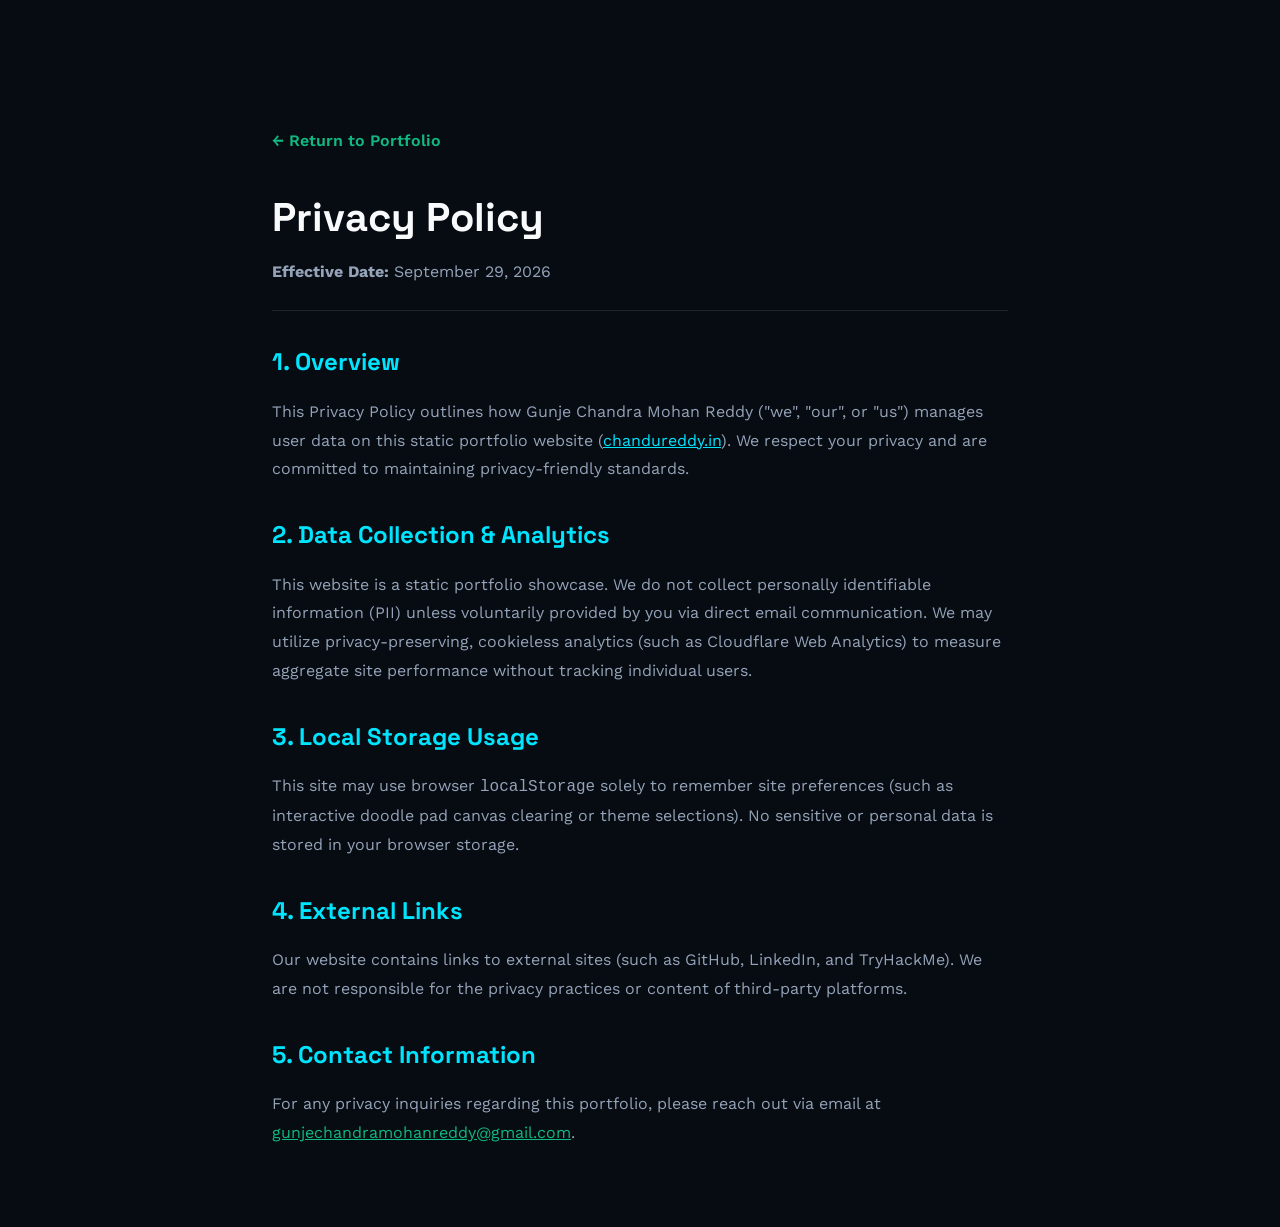
<file: privacy.html>
<!DOCTYPE html>
<html lang="en">
<head>
    <meta charset="UTF-8">
    <meta name="viewport" content="width=device-width, initial-scale=1.0">
    <title>Privacy Policy - Chandra Mohan Reddy Portfolio</title>
    <meta name="description" content="Privacy Policy for Gunje Chandra Mohan Reddy's Personal Portfolio Website.">
    <meta name="robots" content="noindex, follow">
    <link rel="icon" href="data:image/svg+xml,%3Csvg xmlns='http://www.w3.org/2000/svg' viewBox='0 0 100 100'%3E%3Crect width='100' height='100' rx='20' fill='%23070b12'/%3E%3Ctext x='50' y='66' font-family='Arial,sans-serif' font-size='44' font-weight='700' fill='%2300e5ff' text-anchor='middle'%3ECMR%3C/text%3E%3C/svg%3E">
    <link href="https://fonts.googleapis.com/css2?family=Space+Grotesk:wght@500;700&family=Work+Sans:wght@400;600&display=swap" rel="stylesheet">
    <link rel="stylesheet" href="styles.css">
    <style>
        .policy-container {
            max-width: 800px;
            margin: 0 auto;
            padding: 8rem 2rem 4rem 2rem;
            color: #cbd5e1;
        }
        .policy-container h1 {
            font-family: 'Space Grotesk', sans-serif;
            font-size: 2.5rem;
            color: #f8fafc;
            margin-bottom: 0.5rem;
        }
        .policy-container h2 {
            font-family: 'Space Grotesk', sans-serif;
            font-size: 1.5rem;
            color: #00e5ff;
            margin: 2rem 0 1rem 0;
        }
        .policy-container p, .policy-container li {
            line-height: 1.8;
            font-size: 1rem;
            color: #94a3b8;
            margin-bottom: 1rem;
        }
        .back-link {
            display: inline-block;
            margin-bottom: 2rem;
            color: #10b981;
            text-decoration: none;
            font-weight: 600;
        }
        .back-link:hover {
            text-decoration: underline;
        }
    </style>
</head>
<body>
    <div class="policy-container">
        <a href="index.html" class="back-link">&larr; Return to Portfolio</a>
        <h1>Privacy Policy</h1>
        <p><strong>Effective Date:</strong> September 29, 2026</p>
        <hr style="border: 0; border-top: 1px solid rgba(255,255,255,0.1); margin: 1.5rem 0;">

        <h2>1. Overview</h2>
        <p>This Privacy Policy outlines how Gunje Chandra Mohan Reddy ("we", "our", or "us") manages user data on this static portfolio website (<a href="https://chandureddy.in" style="color: #00e5ff;">chandureddy.in</a>). We respect your privacy and are committed to maintaining privacy-friendly standards.</p>

        <h2>2. Data Collection & Analytics</h2>
        <p>This website is a static portfolio showcase. We do not collect personally identifiable information (PII) unless voluntarily provided by you via direct email communication. We may utilize privacy-preserving, cookieless analytics (such as Cloudflare Web Analytics) to measure aggregate site performance without tracking individual users.</p>

        <h2>3. Local Storage Usage</h2>
        <p>This site may use browser <code>localStorage</code> solely to remember site preferences (such as interactive doodle pad canvas clearing or theme selections). No sensitive or personal data is stored in your browser storage.</p>

        <h2>4. External Links</h2>
        <p>Our website contains links to external sites (such as GitHub, LinkedIn, and TryHackMe). We are not responsible for the privacy practices or content of third-party platforms.</p>

        <h2>5. Contact Information</h2>
        <p>For any privacy inquiries regarding this portfolio, please reach out via email at <a href="mailto:gunjechandramohanreddy@gmail.com" style="color: #10b981;">gunjechandramohanreddy@gmail.com</a>.</p>
    </div>
</body>
</html>
</file>
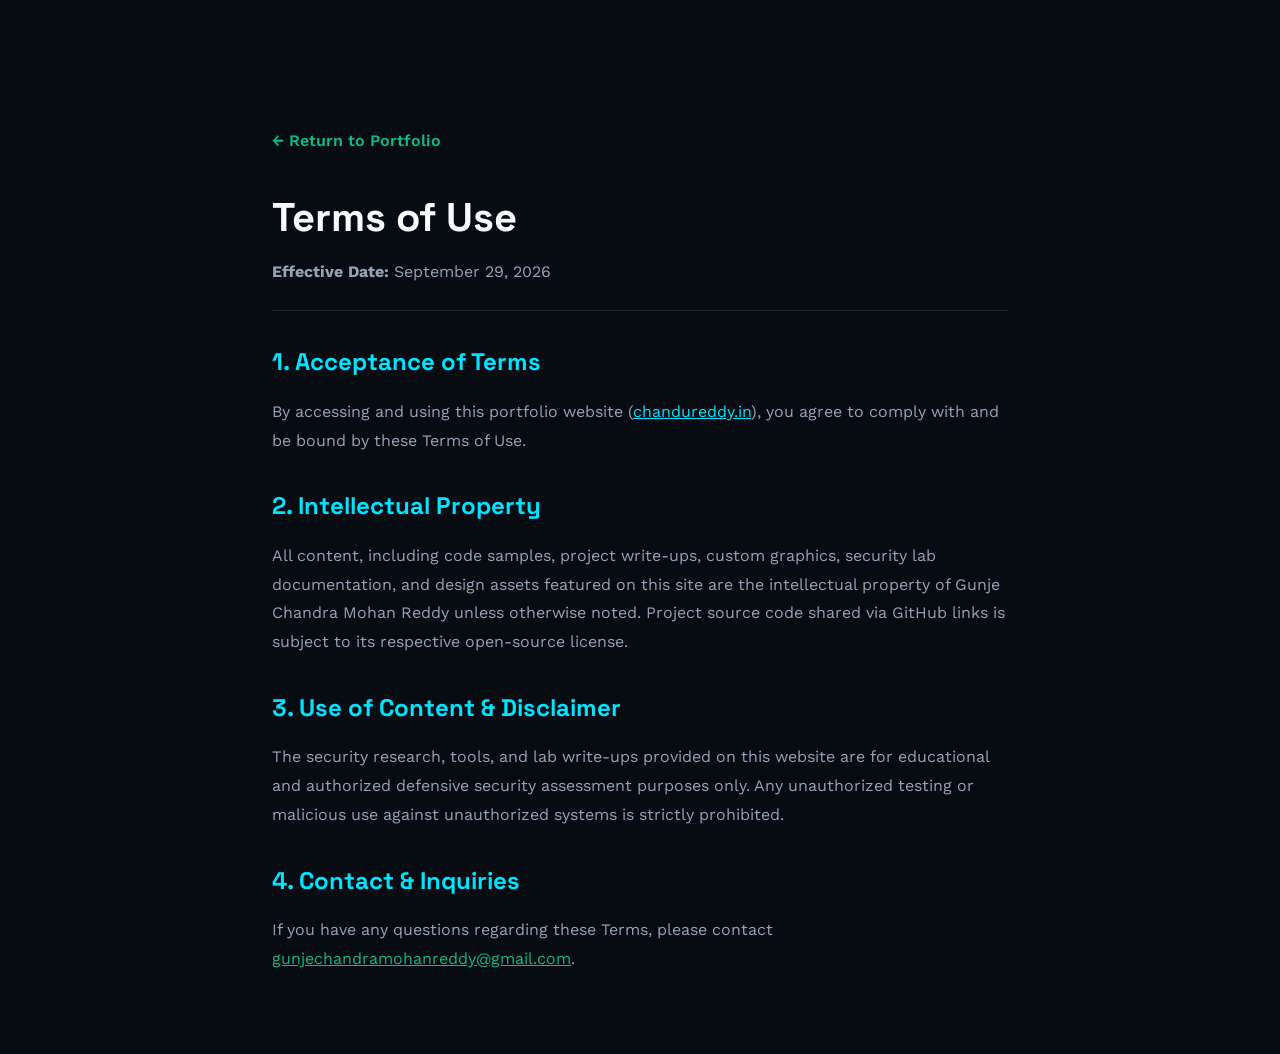
<file: terms.html>
<!DOCTYPE html>
<html lang="en">
<head>
    <meta charset="UTF-8">
    <meta name="viewport" content="width=device-width, initial-scale=1.0">
    <title>Terms of Use - Chandra Mohan Reddy Portfolio</title>
    <meta name="description" content="Terms of Use for Gunje Chandra Mohan Reddy's Personal Portfolio Website.">
    <meta name="robots" content="noindex, follow">
    <link rel="icon" href="data:image/svg+xml,%3Csvg xmlns='http://www.w3.org/2000/svg' viewBox='0 0 100 100'%3E%3Crect width='100' height='100' rx='20' fill='%23070b12'/%3E%3Ctext x='50' y='66' font-family='Arial,sans-serif' font-size='44' font-weight='700' fill='%2300e5ff' text-anchor='middle'%3ECMR%3C/text%3E%3C/svg%3E">
    <link href="https://fonts.googleapis.com/css2?family=Space+Grotesk:wght@500;700&family=Work+Sans:wght@400;600&display=swap" rel="stylesheet">
    <link rel="stylesheet" href="styles.css">
    <style>
        .policy-container {
            max-width: 800px;
            margin: 0 auto;
            padding: 8rem 2rem 4rem 2rem;
            color: #cbd5e1;
        }
        .policy-container h1 {
            font-family: 'Space Grotesk', sans-serif;
            font-size: 2.5rem;
            color: #f8fafc;
            margin-bottom: 0.5rem;
        }
        .policy-container h2 {
            font-family: 'Space Grotesk', sans-serif;
            font-size: 1.5rem;
            color: #00e5ff;
            margin: 2rem 0 1rem 0;
        }
        .policy-container p, .policy-container li {
            line-height: 1.8;
            font-size: 1rem;
            color: #94a3b8;
            margin-bottom: 1rem;
        }
        .back-link {
            display: inline-block;
            margin-bottom: 2rem;
            color: #10b981;
            text-decoration: none;
            font-weight: 600;
        }
        .back-link:hover {
            text-decoration: underline;
        }
    </style>
</head>
<body>
    <div class="policy-container">
        <a href="index.html" class="back-link">&larr; Return to Portfolio</a>
        <h1>Terms of Use</h1>
        <p><strong>Effective Date:</strong> September 29, 2026</p>
        <hr style="border: 0; border-top: 1px solid rgba(255,255,255,0.1); margin: 1.5rem 0;">

        <h2>1. Acceptance of Terms</h2>
        <p>By accessing and using this portfolio website (<a href="index.html" style="color: #00e5ff;">chandureddy.in</a>), you agree to comply with and be bound by these Terms of Use.</p>

        <h2>2. Intellectual Property</h2>
        <p>All content, including code samples, project write-ups, custom graphics, security lab documentation, and design assets featured on this site are the intellectual property of Gunje Chandra Mohan Reddy unless otherwise noted. Project source code shared via GitHub links is subject to its respective open-source license.</p>

        <h2>3. Use of Content & Disclaimer</h2>
        <p>The security research, tools, and lab write-ups provided on this website are for educational and authorized defensive security assessment purposes only. Any unauthorized testing or malicious use against unauthorized systems is strictly prohibited.</p>

        <h2>4. Contact & Inquiries</h2>
        <p>If you have any questions regarding these Terms, please contact <a href="mailto:gunjechandramohanreddy@gmail.com" style="color: #10b981;">gunjechandramohanreddy@gmail.com</a>.</p>
    </div>
</body>
</html>
</file>
<file: styles.css>
* {
    margin: 0;
    padding: 0;
    box-sizing: border-box;
}

:root {
    --accent: #10b981;
    --bg-dark: #070b12;
    --surface-dark: #0f172a;
    --border-dark: rgba(255, 255, 255, 0.08);
    --text-muted: #94a3b8;
    --text-heading-dark: #f8fafc;
    --cyan: #00e5ff;
    --highlight: #3b82f6;
    --purple: #8b5cf6;
    --amber: #f59e0b;
}

html {
    scroll-behavior: smooth;
}

body {
    background: var(--bg-dark);
    color: var(--text-muted);
    font-family: 'Work Sans', sans-serif;
    overflow-x: hidden;
    line-height: 1.6;
    position: relative;
}

/* Praneeth-Style Morphing Canvas */
#bg-canvas {
    position: fixed;
    top: 0;
    left: 0;
    width: 100vw;
    height: 100vh;
    pointer-events: none;
    z-index: 1;
    transition: opacity 0.5s ease-out;
}

/* ========================================================
   LIGHT SECTIONS: CONTINUOUS SCROLL-TRANSITIONED CANVAS
   ======================================================== */
.pattern-white-grid {
    position: relative;
    /* Fixed attachment creates one unbroken canvas across Skills and Projects */
    background: 
        radial-gradient(ellipse 65% 55% at 20% 30%, rgba(245, 158, 11, 0.12) 0%, transparent 60%),
        radial-gradient(ellipse 60% 50% at 80% 70%, rgba(16, 185, 129, 0.14) 0%, transparent 60%),
        linear-gradient(180deg, #fdfbf7 0%, #f7f9f8 50%, #f0fdf4 100%) !important;
    background-attachment: fixed !important;
    background-size: 100% 100% !important;
}

/* Seamless Continuous Grid (removes masks that cause seams) */
.pattern-white-grid::before {
    content: '';
    position: absolute;
    inset: 0;
    background-image: 
        linear-gradient(rgba(15, 23, 42, 0.05) 1.2px, transparent 1.2px),
        linear-gradient(90deg, rgba(15, 23, 42, 0.05) 1.2px, transparent 1.2px);
    background-size: 38px 38px;
    background-attachment: fixed; /* Grid lines align seamlessly across borders */
    pointer-events: none;
    z-index: 1;
}

/* Remove bottom padding on skills & top padding on projects so they flow as one */
.skills-section.pattern-white-grid {
    padding-bottom: 2rem !important;
}

.projects.pattern-white-grid {
    padding-top: 3rem !important;
}

.solid-void-contact {
    background: #050811 !important;
    position: relative;
}

/* Custom Interactive Cursor */
.cursor {
    width: 20px;
    height: 20px;
    border: 2px solid var(--cyan);
    border-radius: 50%;
    position: fixed;
    pointer-events: none;
    z-index: 99999;
    transition: transform 0.1s ease-out;
    mix-blend-mode: difference;
}

.cursor-dot {
    width: 6px;
    height: 6px;
    background: var(--accent);
    border-radius: 50%;
    position: fixed;
    pointer-events: none;
    z-index: 99999;
}

.cursor.expand {
    transform: scale(2.2);
    border-color: var(--accent);
    background: rgba(16, 185, 129, 0.15);
}

/* Top Bar */
.top-nav {
    position: fixed;
    top: 0;
    left: 0;
    width: 100%;
    padding: 1.2rem 3rem;
    display: flex;
    justify-content: space-between;
    align-items: center;
    z-index: 100;
    backdrop-filter: blur(15px);
    background: rgba(7, 11, 18, 0.85);
    border-bottom: 1px solid var(--border-dark);
}

.logo {
    font-family: 'Space Grotesk', sans-serif;
    font-weight: 700;
    color: var(--text-heading-dark);
    letter-spacing: 0.5px;
    font-size: 1.2rem;
}

.live-time {
    font-family: 'JetBrains Mono', monospace;
    font-size: 0.85rem;
    color: #94a3b8;
    display: flex;
    align-items: center;
    gap: 0.5rem;
}

.live-indicator {
    width: 8px;
    height: 8px;
    background: var(--accent);
    border-radius: 50%;
    box-shadow: 0 0 8px var(--accent);
    animation: pulseGlow 2s infinite;
}

@keyframes pulseGlow {
    0%, 100% { transform: scale(1); opacity: 1; }
    50% { transform: scale(1.3); opacity: 0.5; }
}

/* Full Viewport Sections */
.stage,
.hero-stage,
.about,
.certifications-section,
.security-labs-section,
.skills-section,
.projects,
.contact {
    min-height: 100vh;
    display: flex;
    flex-direction: column;
    justify-content: center;
    position: relative;
    z-index: 2;
    padding: 6rem 3rem;
}

.projects {
    height: auto !important;
    min-height: 100vh;
    padding: 7rem 2rem;
}

/* ========================================================
   SECTION 1: REGGIE STAGE (HOME)
   ======================================================== */
.stage {
    background: radial-gradient(circle at 50% 30%, #0f172a 0%, #070b12 85%) !important;
    align-items: center;
    overflow: hidden;
    padding-top: 50px;
}

.stage-bgtext {
    position: absolute;
    top: 50%;
    left: 50%;
    transform: translate(-50%, -50%);
    font-family: 'Space Grotesk', sans-serif;
    font-weight: 900;
    font-size: clamp(15vw, 21vw, 24vw);
    line-height: 1;
    letter-spacing: -0.03em;
    color: transparent;
    -webkit-text-stroke: 2px rgba(255, 255, 255, 0.18);
    background: linear-gradient(180deg, rgba(255, 255, 255, 0.18), transparent);
    -webkit-background-clip: text;
    background-clip: text;
    white-space: nowrap;
    user-select: none;
    z-index: 1;
    text-align: center;
    animation: bgBreathe 8s ease-in-out infinite;
}

@keyframes bgBreathe {
    0%, 100% { transform: translate(-50%, -50%) scale(1); }
    50% { transform: translate(-50%, -50%) scale(1.02); }
}

.stage-center-content {
    position: relative;
    z-index: 3;
    display: flex;
    flex-direction: column;
    align-items: center;
    justify-content: center;
}

.stage-title-group {
    position: absolute;
    top: calc(50% - 13vw);
    left: max(5vw, calc(50% - 42vw));
    z-index: 5;
    pointer-events: none;
}

.stage-hey {
    font-family: 'Space Grotesk', sans-serif;
    font-size: clamp(1.2rem, 2vw, 1.8rem);
    font-weight: 700;
    color: #ffffff;
    letter-spacing: 1px;
    text-transform: lowercase;
    text-shadow: 0 4px 18px rgba(0, 0, 0, 0.6);
}

@media (max-width: 768px) {
    .stage-title-group {
        top: calc(50% - 20vw);
        left: 8vw;
    }
}

.stage-footer-group {
    display: flex;
    justify-content: center;
    margin-top: 1.2rem;
    z-index: 4;
}

.stage-eyebrow {
    font-family: 'JetBrains Mono', monospace;
    font-size: 0.85rem;
    color: var(--cyan);
    letter-spacing: 2px;
    background: rgba(0, 229, 255, 0.08);
    border: 1px solid rgba(0, 229, 255, 0.25);
    padding: 0.5rem 1.6rem;
    border-radius: 100px;
    text-transform: lowercase;
    white-space: nowrap;
}

.stage-avatar-wrap {
    width: min(75vw, 420px);
    animation: avatarFloat 6s ease-in-out infinite;
    filter: drop-shadow(0 30px 60px rgba(0, 0, 0, 0.6));
    will-change: transform;
}

@keyframes avatarFloat {
    0%, 100% { transform: translateY(0); }
    50% { transform: translateY(-16px); }
}

.stage-avatar {
    width: 100%;
    height: auto;
    display: block;
}

.scroll-indicator {
    position: absolute;
    bottom: 5.5rem;
    left: 50%;
    transform: translateX(-50%);
    z-index: 4;
    display: flex;
    flex-direction: column;
    align-items: center;
    gap: 0.6rem;
    background: none;
    border: none;
    cursor: pointer;
    color: var(--text-muted);
    font-family: 'JetBrains Mono', monospace;
    font-size: 0.75rem;
    letter-spacing: 2px;
}

.scroll-line {
    width: 2px;
    height: 38px;
    background: linear-gradient(180deg, var(--cyan), transparent);
    animation: scrollPulse 1.8s ease-in-out infinite;
}

@keyframes scrollPulse {
    0% { opacity: 0.2; height: 10px; }
    50% { opacity: 1; height: 38px; }
    100% { opacity: 0.2; height: 10px; }
}

/* ========================================================
   SECTION 2: INTRO (PURE WHITE BACKGROUND)
   ======================================================== */
.white-intro-section {
    /* Allows the multi-stop gradient from .pattern-white-grid to show through */
    background-color: transparent !important;
    color: #0f172a !important;
}

.hero-stage {
    display: grid;
    grid-template-columns: 1.15fr 1.15fr 1.15fr;
    align-items: center;
    gap: 2.5rem;
}

.white-intro-section h1 {
    color: #0a0e17 !important;
    font-weight: 900;
}

.white-intro-section .highlight {
    background: linear-gradient(135deg, #0284c7 0%, #059669 100%);
    -webkit-background-clip: text;
    -webkit-text-fill-color: transparent;
    filter: drop-shadow(0 2px 8px rgba(2, 132, 199, 0.2));
}

.white-intro-section .hero-intro p {
    color: #1e293b !important;
    font-size: 1.05rem;
    font-weight: 400;
    line-height: 1.85;
}

.inline-token {
    display: inline-block;
    font-weight: 700;
    padding: 0.1rem 0.45rem;
    border-radius: 6px;
    font-size: 0.95em;
    letter-spacing: 0.2px;
}
.token-py { color: #0284c7; background: #e0f2fe; }
.token-c { color: #6366f1; background: #eef2ff; }
.token-kali { color: #0f766e; background: #ccfbf1; }
.token-nmap { color: #c2410c; background: #ffedd5; }
.token-ws { color: #2563eb; background: #dbeafe; }
.token-burp { color: #ea580c; background: #ffedd5; }
.token-zap { color: #1d4ed8; background: #eff6ff; }

.white-intro-section .terminal-badge {
    color: #0369a1;
    background: #e0f2fe;
    border: 1.5px solid #7dd3fc;
    font-weight: 700;
    box-shadow: 0 4px 12px rgba(2, 132, 199, 0.12);
}

.white-intro-section .cta-button-secondary {
    color: #0f172a;
    border: 2px solid #0f172a;
    font-weight: 700;
}

.white-intro-section .cta-button-secondary:hover {
    background: #0f172a;
    color: #ffffff;
}

.white-intro-section .stats-bar {
    border-top: 1.5px solid #e2e8f0;
}

.stat-number.stat-cyan {
    background: linear-gradient(135deg, #0284c7, #06b6d4);
    -webkit-background-clip: text;
    -webkit-text-fill-color: transparent;
}
.stat-number.stat-emerald {
    background: linear-gradient(135deg, #059669, #10b981);
    -webkit-background-clip: text;
    -webkit-text-fill-color: transparent;
}
.stat-number.stat-indigo {
    background: linear-gradient(135deg, #4f46e5, #6366f1);
    -webkit-background-clip: text;
    -webkit-text-fill-color: transparent;
}

.white-intro-section .stat-label {
    color: #475569;
    font-weight: 700;
}

.hero-buttons {
    display: flex;
    gap: 1rem;
    flex-wrap: wrap;
    margin-bottom: 2.5rem;
}

.cta-button {
    text-decoration: none;
    font-size: 0.9rem;
    font-weight: 600;
    padding: 0.8rem 1.6rem;
    border-radius: 100px;
    background: var(--accent);
    color: #ffffff;
    transition: all 0.3s ease;
}

.cta-button:hover {
    transform: translateY(-2px);
    box-shadow: 0 10px 25px rgba(16, 185, 129, 0.35);
}

.stats-bar {
    display: flex;
    gap: 2.5rem;
    padding-top: 1.5rem;
}

.stat-number {
    font-family: 'Space Grotesk', sans-serif;
    font-size: 2.3rem;
    font-weight: 800;
}

.stat-label {
    font-size: 0.75rem;
    text-transform: uppercase;
    letter-spacing: 1px;
}

/* 3D Tool Platform */
.isometric-center-stage {
    display: flex;
    align-items: center;
    justify-content: center;
    perspective: 1800px;
    overflow: visible;
}

.iso-platform-wrapper {
    position: relative;
    width: 380px;
    height: 380px;
    transform-style: preserve-3d;
    transform: rotateX(46deg) rotateZ(-28deg);
    transition: transform 0.5s ease;
    overflow: visible;
}

.iso-platform-wrapper:hover {
    transform: rotateX(40deg) rotateZ(-22deg);
}

.iso-base-slab {
    position: absolute;
    inset: 0;
    background: linear-gradient(135deg, #090e18, #182234);
    border-radius: 40px;
    border: 2px solid rgba(2, 132, 199, 0.45);
    box-shadow: 
        -25px 35px 60px rgba(15, 23, 42, 0.25),
        0 0 40px rgba(2, 132, 199, 0.15);
    transform-style: preserve-3d;
    overflow: visible;
}

.iso-grid-lines {
    position: absolute;
    inset: 14px;
    border-radius: 30px;
    border: 1px dashed rgba(255, 255, 255, 0.15);
}

.iso-tool-card {
    position: absolute;
    width: 90px;
    height: 96px;
    transform-style: preserve-3d;
    cursor: pointer;
    transform: translateZ(50px);
    transition: transform 0.3s ease;
    overflow: visible;
}

.iso-tool-card:hover {
    transform: translateZ(70px) scale(1.1);
}

.card-glass-body {
    position: absolute;
    inset: 0;
    background: rgba(15, 23, 42, 0.95);
    backdrop-filter: blur(12px);
    border-radius: 20px;
    border: 2px solid rgba(255, 255, 255, 0.45);
    display: flex;
    align-items: center;
    justify-content: center;
    padding: 10px;
    transform: rotateX(-46deg) rotateY(28deg);
    box-shadow: 0 16px 36px rgba(0, 0, 0, 0.45);
    overflow: visible;
}

.tool-svg {
    width: 50px;
    height: 50px;
    display: block;
}

.card-kali {
    top: 10%;
    left: 38%;
    animation: isoLevitate 5s ease-in-out infinite;
}
.card-kali .card-glass-body {
    border-color: rgba(0, 229, 255, 0.9);
    box-shadow: 0 0 25px rgba(0, 229, 255, 0.4);
}

.card-nmap {
    top: 36%;
    left: 8%;
    animation: isoLevitate 5.2s ease-in-out infinite 0.7s;
}
.card-nmap .card-glass-body {
    border-color: rgba(255, 123, 0, 0.9);
    box-shadow: 0 0 25px rgba(255, 123, 0, 0.4);
}

.card-wireshark {
    top: 36%;
    left: 66%;
    animation: isoLevitate 5.8s ease-in-out infinite 1.4s;
}
.card-wireshark .card-glass-body {
    border-color: rgba(36, 158, 255, 0.9);
    box-shadow: 0 0 25px rgba(36, 158, 255, 0.4);
}

.card-burp {
    top: 66%;
    left: 8%;
    animation: isoLevitate 6s ease-in-out infinite 2.1s;
}
.card-burp .card-glass-body {
    border-color: rgba(255, 107, 53, 0.9);
    box-shadow: 0 0 25px rgba(255, 107, 53, 0.4);
}

.card-zap {
    top: 66%;
    left: 58%;
    animation: isoLevitate 5.5s ease-in-out infinite 2.8s;
}
.card-zap .card-glass-body {
    border-color: rgba(59, 130, 246, 0.9);
    box-shadow: 0 0 25px rgba(59, 130, 246, 0.4);
}

@keyframes isoLevitate {
    0%, 100% { transform: translateZ(50px) translateY(0); }
    50% { transform: translateZ(50px) translateY(-10px); }
}

/* Terminal Window */
.hero-terminal-wrap {
    perspective: 1000px;
}

.terminal-window {
    background: #090e18;
    border-radius: 12px;
    border: 1px solid rgba(255, 255, 255, 0.1);
    box-shadow: 0 25px 50px rgba(0, 0, 0, 0.18);
    overflow: hidden;
    font-family: 'JetBrains Mono', monospace;
    transform: rotateY(-6deg) rotateX(4deg);
    transition: transform 0.4s ease, box-shadow 0.4s ease;
    cursor: pointer;
}

.terminal-window:hover {
    transform: rotateY(0) rotateX(0);
    box-shadow: 0 25px 50px rgba(0, 0, 0, 0.35);
}

.terminal-header {
    background: #111827;
    padding: 10px 14px;
    display: flex;
    align-items: center;
    gap: 8px;
    border-bottom: 1px solid rgba(255, 255, 255, 0.05);
}

.term-btn { width: 11px; height: 11px; border-radius: 50%; }
.term-btn.red { background: #ef4444; }
.term-btn.yellow { background: #eab308; }
.term-btn.green { background: #22c55e; }

.term-title {
    margin-left: auto;
    margin-right: auto;
    color: #64748b;
    font-size: 0.8rem;
}

.terminal-body {
    padding: 20px;
    color: #a7f3d0;
    font-size: 0.88rem;
    height: 310px;
    overflow-y: auto;
}

.term-user { color: var(--purple); font-weight: bold; }
.term-output { margin: 6px 0 14px 0; color: #cbd5e1; }
.cursor-blink {
    display: inline-block;
    width: 8px;
    height: 14px;
    background: var(--accent);
    vertical-align: middle;
    margin-left: 4px;
    animation: blink 1s step-end infinite;
}
@keyframes blink { 50% { opacity: 0; } }

/* ========================================================
   SECTION 3: EDUCATION
   ======================================================== */
.education-section {
    position: relative;
    overflow: hidden;
}

.section-heading-wrap {
    text-align: center;
    margin-bottom: 3rem;
}

.section-title {
    font-family: 'Space Grotesk', sans-serif;
    font-size: clamp(2.2rem, 3.5vw, 3.2rem);
    font-weight: 800;
    color: var(--text-heading-dark);
    margin-bottom: 0.6rem;
}

.section-sub {
    font-size: 1rem;
    color: var(--text-muted);
    font-weight: 300;
}

.timeline-container {
    position: relative;
    max-width: 900px;
    width: 100%;
    height: 280px; 
    margin: 3rem auto 6rem auto;
}

.route-path {
    position: absolute;
    top: 40px; 
    left: 0;
    width: 100%;
    height: 140px; 
    z-index: 1;
    pointer-events: none;
}

.route-path path {
    animation: dash 30s linear infinite;
}

@keyframes dash {
    to { stroke-dashoffset: -1000; }
}

.timeline-step {
    position: absolute;
    z-index: 2;
    display: flex;
    flex-direction: column;
    align-items: center;
    cursor: pointer;
    width: 220px;
    transform: translateX(-50%);
}

.step-1 { left: 15%; top: 168px; }
.step-2 { left: 50%; top: 98px; }
.step-3 { left: 85%; top: 28px; }

.timeline-dot {
    width: 24px;
    height: 24px;
    background: #080c14;
    border: 4px solid var(--accent);
    border-radius: 50%;
    margin-bottom: 1rem;
    transition: all 0.4s cubic-bezier(0.175, 0.885, 0.32, 1.275);
    box-shadow: 0 0 0 6px rgba(16, 185, 129, 0.15);
    position: relative;
    z-index: 3;
}

.timeline-step:hover .timeline-dot {
    transform: scale(1.4);
    background: var(--accent);
    box-shadow: 0 0 20px rgba(16, 185, 129, 0.6);
    border-color: white;
}

.timeline-year {
    font-family: 'JetBrains Mono', monospace;
    font-weight: 600;
    color: var(--highlight);
    font-size: 1.1rem;
    margin-bottom: 0.5rem;
    transition: color 0.3s ease;
}

.timeline-step:hover .timeline-year {
    color: var(--accent);
}

.timeline-label {
    font-family: 'Space Grotesk', sans-serif;
    font-size: 1.35rem;
    font-weight: 700;
    color: var(--text-heading-dark);
    text-align: center;
}

/* ========================================================
   EDUCATION TIMELINE TOOLTIP (WHITE POP-UP)
   ======================================================== */
.timeline-tooltip {
    position: absolute;
    background: #ffffff !important;
    color: #334155 !important; /* Crisp dark gray for subtitle text */
    padding: 1rem 1.4rem;
    border-radius: 14px;
    font-size: 0.95rem;
    font-weight: 500;
    width: max-content;
    max-width: 260px;
    text-align: center;
    opacity: 0;
    visibility: hidden;
    transition: all 0.35s cubic-bezier(0.175, 0.885, 0.32, 1.275);
    box-shadow: 0 18px 40px rgba(0, 0, 0, 0.45) !important;
    pointer-events: none;
    border: 1px solid rgba(255, 255, 255, 0.8) !important;
    z-index: 10;
    bottom: 110px;
    transform: translateY(20px);
}

/* Green header highlight text on white */
.timeline-tooltip strong {
    color: #059669 !important; /* High-contrast emerald green */
    font-size: 1.1rem;
    font-weight: 700;
    display: block;
    margin-bottom: 0.3rem;
}

.timeline-step:hover .timeline-tooltip {
    opacity: 1; 
    visibility: visible; 
    transform: translateY(0);
}

/* Little pointer triangle pointing downward */
.timeline-tooltip::after {
    content: ''; 
    position: absolute; 
    bottom: -8px; 
    left: 50%; 
    transform: translateX(-50%);
    border-width: 8px 8px 0; 
    border-style: solid; 
    border-color: #ffffff transparent transparent transparent !important;
}

/* ========================================================
   SECTION 4: CERTIFICATIONS
   ======================================================== */
.certifications-section {
    position: relative;
    overflow: visible !important;
}

.cert-grid {
    display: grid;
    grid-template-columns: repeat(3, minmax(0, 1fr));
    gap: 2.5rem;
    max-width: 1100px;
    margin: 0 auto;
    align-items: stretch;
    position: relative;
    overflow: visible !important;
}

/* ========================================================
   SECTION 4: CERTIFICATIONS (WHITE CARDS)
   ======================================================== */
.cert-badge {
    background: #ffffff !important;
    border: 1px solid rgba(255, 255, 255, 0.4) !important;
    padding: 1.8rem;
    border-radius: 20px;
    text-align: center;
    box-shadow: 0 15px 35px rgba(0, 0, 0, 0.35) !important;
    position: relative;
    transition: transform 0.3s ease, border-color 0.3s ease, box-shadow 0.3s ease;
    cursor: pointer;
    overflow: visible !important;
    z-index: 1;
}

.cert-badge:hover {
    transform: translateY(-6px);
    border-color: var(--cyan) !important;
    box-shadow: 0 20px 45px rgba(0, 229, 255, 0.25) !important;
    z-index: 100000 !important;
}

/* Inner preview container inside the card */
.cert-image-container {
    width: 100%;
    height: 160px;
    display: flex;
    align-items: center;
    justify-content: center;
    margin-bottom: 1.2rem;
    border-radius: 14px;
    background: #f1f5f9 !important;
    border: 1px solid #e2e8f0 !important;
    padding: 12px;
}

.cert-image-container img {
    max-width: 100%;
    max-height: 100%;
    object-fit: contain;
    border-radius: 6px;
}

/* Dark text for white background readability */
.cert-info h4 {
    color: #0f172a !important;
    font-size: 1.2rem;
    font-weight: 700;
    font-family: 'Space Grotesk', sans-serif;
    margin-bottom: 0.3rem;
}

.cert-issuer {
    display: block;
    font-size: 0.85rem;
    color: #0284c7 !important; /* Rich blue for high contrast on white */
    font-family: 'JetBrains Mono', monospace;
    font-weight: 600;
    margin-bottom: 0.4rem;
}

.cert-status {
    display: inline-block;
    color: #059669 !important;
    font-size: 0.75rem;
    text-transform: uppercase;
    letter-spacing: 1.5px;
    font-weight: 700;
    background: #ecfdf5 !important;
    border: 1px solid #a7f3d0 !important;
    padding: 0.25rem 0.7rem;
    border-radius: 100px;
}

.cert-preview {
    position: fixed !important;
    top: 50% !important;
    left: 50% !important;
    transform: translate(-50%, -50%) scale(0.9) !important;
    width: auto !important;
    max-width: min(88vw, 920px) !important;
    max-height: 85vh !important;
    object-fit: contain !important;
    z-index: 2147483647 !important;
    opacity: 0;
    visibility: hidden;
    pointer-events: none;
    border-radius: 14px;
    border: 3px solid rgba(255, 255, 255, 0.25);
    box-shadow: 
        0 0 0 100vmax rgba(0, 0, 0, 0.78),
        0 25px 60px rgba(0, 0, 0, 0.95);
    background: #ffffff;
    transition: opacity 0.25s ease, transform 0.25s cubic-bezier(0.175, 0.885, 0.32, 1.25);
}

@media (min-width: 1025px) {
    .cert-badge:hover .cert-preview {
        opacity: 1;
        visibility: visible;
        transform: translate(-50%, -50%) scale(1) !important;
    }
}

/* ========================================================
   SECTION 5: SKILLS (WHITE BG + GRID + DARK CARDS)
   ======================================================== */
.skills-section .section-title {
    color: #0a0e17 !important;
}

.skills-section .section-sub {
    color: #475569 !important;
}

.skills-section .skill-card {
    background: #0f172a !important;
    border: 1px solid rgba(255, 255, 255, 0.08) !important;
    box-shadow: 0 15px 35px rgba(0, 0, 0, 0.4) !important;
    position: relative;
    z-index: 2;
}

.skills-section .skill-card:hover {
    border-color: var(--cyan) !important;
    box-shadow: 0 20px 45px rgba(0, 229, 255, 0.15) !important;
}

.skills-section .skill-card h3 {
    color: var(--text-heading-dark) !important;
}

.skills-section .skill-card p {
    color: var(--text-muted) !important;
}

.skills {
    display: grid;
    grid-template-columns: repeat(4, 1fr);
    gap: 1.5rem;
    max-width: 1100px;
    margin: 0 auto;
    position: relative;
    z-index: 2;
}

.skill-card {
    border-radius: 16px;
    padding: 2.2rem 1.6rem;
    text-align: center;
    transition: all 0.3s ease;
}
.skill-card:hover {
    transform: translateY(-6px);
}
.skill-icon-wrap {
    font-size: 2rem;
    margin-bottom: 1rem;
    color: var(--cyan);
}
.skill-card h3 {
    font-family: 'Space Grotesk', sans-serif;
    font-size: 1.2rem;
    margin-bottom: 0.5rem;
}
.skill-card p {
    font-size: 0.88rem;
}

/* ========================================================
   SECTION 6: PROJECTS (WHITE BG + GRID + DARK CARDS)
   ======================================================== */
.projects .section-title {
    color: #0a0e17 !important;
}

.projects .section-sub {
    color: #475569 !important;
}

.projects .project-card-vertical {
    background: #0f172a !important;
    border: 1px solid rgba(255, 255, 255, 0.08) !important;
    box-shadow: 0 15px 35px rgba(0, 0, 0, 0.4) !important;
    position: relative;
    z-index: 2;
}

.projects .project-card-vertical:hover {
    border-color: var(--accent) !important;
    box-shadow: 0 20px 50px rgba(16, 185, 129, 0.2) !important;
}

.projects .project-img-square {
    border-right: 1px solid rgba(255, 255, 255, 0.08) !important;
}

.projects .project-content-vertical h3 {
    color: var(--text-heading-dark) !important;
}

.projects .project-content-vertical p {
    color: var(--text-muted) !important;
}

.projects .tag {
    background: rgba(0, 229, 255, 0.08) !important;
    border: 1px solid rgba(255, 255, 255, 0.08) !important;
    color: var(--cyan) !important;
    font-weight: 600;
}

.projects .project-links {
    border-top: 1px solid rgba(255, 255, 255, 0.08) !important;
}

.projects .project-link {
    color: var(--text-heading-dark) !important;
}

.projects .project-link:hover {
    color: var(--accent) !important;
}

.project-stack {
    display: flex;
    flex-direction: column;
    gap: 3rem;
    max-width: 820px;
    margin: 0 auto;
    position: relative;
    z-index: 2;
}

.project-card-vertical {
    border-radius: 20px;
    overflow: hidden;
    display: grid;
    grid-template-columns: 340px 1fr;
    align-items: center;
    transition: transform 0.3s ease, border-color 0.3s ease, box-shadow 0.3s ease;
}

.project-img-square {
    width: 340px;
    height: 340px;
    background: #090e18;
    overflow: hidden;
    display: flex;
    align-items: center;
    justify-content: center;
}

.project-img-square img {
    width: 100%;
    height: 100%;
    object-fit: cover;
    transition: transform 0.4s ease;
}

.project-card-vertical:hover .project-img-square img {
    transform: scale(1.04);
}

.placeholder-img {
    background: linear-gradient(135deg, #0f172a, #1e293b);
    display: flex;
    align-items: center;
    justify-content: center;
}

.placeholder-content {
    text-align: center;
}

.placeholder-number {
    font-size: 3.5rem;
    font-weight: 900;
    font-family: 'Space Grotesk', sans-serif;
    color: rgba(255, 255, 255, 0.15);
    display: block;
    line-height: 1;
    margin-bottom: 0.5rem;
}

.placeholder-badge {
    font-size: 0.75rem;
    color: #0284c7;
    background: #e0f2fe;
    padding: 3px 10px;
    border-radius: 100px;
    font-weight: 700;
    text-transform: uppercase;
    letter-spacing: 1px;
}

.project-content-vertical {
    padding: 2.2rem 2.5rem;
}

.project-content-vertical h3 {
    font-family: 'Space Grotesk', sans-serif;
    font-size: 1.5rem;
    margin-bottom: 0.8rem;
}

.project-content-vertical p {
    font-size: 0.98rem;
    margin-bottom: 1.5rem;
    line-height: 1.7;
}

.project-tags {
    display: flex;
    gap: 0.5rem;
    flex-wrap: wrap;
    margin-bottom: 1.5rem;
}

.tag {
    font-size: 0.75rem;
    padding: 0.3rem 0.8rem;
    border-radius: 100px;
}

.project-links {
    display: flex;
    gap: 1.5rem;
    padding-top: 1.2rem;
}

.project-link {
    text-decoration: none;
    font-size: 0.9rem;
    font-weight: 700;
    transition: color 0.3s;
}

/* ========================================================
   SECTION 7: CONTACT (PURE DARK VOID)
   ======================================================== */
.contact { text-align: center; }
.contact-content { max-width: 580px; margin: 0 auto; }
.contact-content p { font-size: 1.1rem; color: var(--text-muted); margin: 1.5rem 0 2.5rem 0; }
.contact-button {
    display: inline-block;
    text-decoration: none;
    background: var(--accent);
    color: #ffffff;
    font-weight: 700;
    padding: 1rem 2.5rem;
    border-radius: 100px;
    transition: transform 0.3s, box-shadow 0.3s;
}
.contact-button:hover {
    transform: translateY(-3px);
    box-shadow: 0 15px 30px rgba(16, 185, 129, 0.35);
}

.social-links {
    margin-top: 2rem;
    display: flex;
    justify-content: center;
    gap: 2rem;
}
.social-links a {
    text-decoration: none;
    color: var(--text-heading-dark);
    font-weight: 600;
    font-size: 0.95rem;
}
.social-links a:hover { color: var(--cyan); }

footer {
    padding: 2rem 0 7rem 0;
    text-align: center;
    font-size: 0.82rem;
    color: var(--text-muted);
    border-top: 1px solid var(--border-dark);
    position: relative;
    z-index: 2;
    background: #050811;
}

/* ========================================================
   AUTOGRAPHY SIGNATURE (SOLID WHITE & ONE-TIME WRITE)
   ======================================================== */
.signature-wrapper {
    display: flex;
    justify-content: center;
    align-items: center;
    margin: 1.4rem auto 0.5rem auto;
    overflow: hidden;
}

.signature-text {
    font-family: 'Herr Von Muellerhoff', cursive;
    font-size: clamp(2.4rem, 4.5vw, 3.8rem);
    font-weight: 400;
    color: #ffffff;
    letter-spacing: 2px;
    white-space: nowrap;
    display: inline-block;
    position: relative;
    clip-path: inset(0 100% 0 0);
    animation: writeSignatureOnce 2.4s cubic-bezier(0.4, 0, 0.2, 1) 0.3s forwards;
}

@keyframes writeSignatureOnce {
    0% {
        clip-path: inset(0 100% 0 0);
        opacity: 0.1;
    }
    100% {
        clip-path: inset(0 0% 0 0);
        opacity: 1;
    }
}

/* ========================================================
   NORMAL BOX-TYPE DOCK (GLASSMORPHIC & RAINBOW BORDER GLOW)
   ======================================================== */
.floating-dock-container {
    position: fixed;
    bottom: 1.8rem;
    left: 50%;
    transform: translateX(-50%) translateY(60px) scale(0.92);
    opacity: 0;
    pointer-events: none;
    z-index: 9999;
    transition: opacity 0.4s cubic-bezier(0.16, 1, 0.3, 1), transform 0.4s cubic-bezier(0.16, 1, 0.3, 1);
}

.floating-dock-container.dock-visible {
    opacity: 1;
    pointer-events: auto;
    transform: translateX(-50%) translateY(0) scale(1);
}

.glass-dock-box {
    display: flex;
    align-items: flex-end;
    gap: 12px;
    padding: 10px 18px;
    background: rgba(255, 255, 255, 0.94);
    backdrop-filter: blur(24px);
    -webkit-backdrop-filter: blur(24px);
    border-radius: 28px;
    border: 2px solid transparent;
    box-shadow: 0 20px 45px rgba(0, 0, 0, 0.3);
    position: relative;
}

.glass-dock-box::before {
    content: '';
    position: absolute;
    inset: -2px;
    border-radius: 28px;
    background: linear-gradient(90deg, #ff0000, #ff7f00, #ffff00, #00ff00, #0000ff, #4b0082, #8b00ff);
    background-size: 400% 400%;
    animation: rainbowGlow 8s ease infinite;
    z-index: -1;
    -webkit-mask: linear-gradient(#fff 0 0) content-box, linear-gradient(#fff 0 0);
    -webkit-mask-composite: xor;
    mask-composite: exclude;
}

@keyframes rainbowGlow {
    0% { background-position: 0% 50%; }
    50% { background-position: 100% 50%; }
    100% { background-position: 0% 50%; }
}

.glass-dock-box .dock-item {
    position: relative;
    width: 46px;
    height: 46px;
    border-radius: 16px;
    background: rgba(241, 245, 249, 0.85);
    border: 1px solid rgba(226, 232, 240, 0.8);
    display: flex;
    flex-direction: column;
    align-items: center;
    justify-content: center;
    color: #475569;
    text-decoration: none;
    transform-origin: bottom center;
    transition: transform 0.2s cubic-bezier(0.2, 0.8, 0.2, 1), background 0.2s ease, color 0.2s ease, box-shadow 0.2s ease;
}

.glass-dock-box .dock-icon svg { width: 22px; height: 22px; }

.glass-dock-box .dock-dot {
    width: 4px;
    height: 4px;
    border-radius: 50%;
    background: var(--cyan);
    margin-top: 3px;
    opacity: 0;
    transition: opacity 0.3s;
}

.glass-dock-box .dock-item.active .dock-dot {
    opacity: 1;
    box-shadow: 0 0 6px currentColor;
}

.glass-dock-box .item-home.active, .glass-dock-box .item-home:hover {
    color: #0284c7; background: #e0f2fe; border-color: #7dd3fc;
    box-shadow: 0 8px 20px rgba(2, 132, 199, 0.25);
}
.glass-dock-box .item-about.active, .glass-dock-box .item-about:hover {
    color: #7c3aed; background: #ede9fe; border-color: #c4b5fd;
    box-shadow: 0 8px 20px rgba(124, 58, 237, 0.25);
}
.glass-dock-box .item-edu.active, .glass-dock-box .item-edu:hover {
    color: #059669; background: #d1fae5; border-color: #6ee7b7;
    box-shadow: 0 8px 20px rgba(5, 150, 105, 0.25);
}
.glass-dock-box .item-certs.active, .glass-dock-box .item-certs:hover {
    color: #d97706; background: #fef3c7; border-color: #fcd34d;
    box-shadow: 0 8px 20px rgba(217, 119, 6, 0.25);
}
.glass-dock-box .item-skills.active, .glass-dock-box .item-skills:hover {
    color: #ea580c; background: #ffedd5; border-color: #fdba74;
    box-shadow: 0 8px 20px rgba(234, 88, 12, 0.25);
}
.glass-dock-box .item-projects.active, .glass-dock-box .item-projects:hover {
    color: #2563eb; background: #dbeafe; border-color: #93c5fd;
    box-shadow: 0 8px 20px rgba(37, 99, 235, 0.25);
}
.glass-dock-box .item-contact.active, .glass-dock-box .item-contact:hover {
    color: #e11d48; background: #ffe4e6; border-color: #fda4af;
    box-shadow: 0 8px 20px rgba(225, 29, 72, 0.25);
}

.glass-dock-box .dock-item::before {
    content: attr(data-tooltip);
    position: absolute;
    bottom: calc(100% + 12px);
    left: 50%;
    transform: translateX(-50%) translateY(6px);
    padding: 0.35rem 0.75rem;
    border-radius: 8px;
    background: #0f172a;
    border: 1px solid rgba(255, 255, 255, 0.15);
    color: #ffffff;
    font-size: 0.75rem;
    font-family: 'Space Grotesk', sans-serif;
    white-space: nowrap;
    opacity: 0;
    pointer-events: none;
    transition: opacity 0.2s ease, transform 0.2s ease;
    box-shadow: 0 6px 16px rgba(0, 0, 0, 0.3);
}

.glass-dock-box .dock-item:hover::before {
    opacity: 1;
    transform: translateX(-50%) translateY(0);
}

.fade-in {
    opacity: 0;
    transform: translateY(20px);
    transition: opacity 0.6s ease, transform 0.6s ease;
}
.fade-in.visible {
    opacity: 1;
    transform: translateY(0);
}

/* ========================================================
   RESPONSIVE MEDIA QUERIES (TABLET & MOBILE OPTIMIZATIONS)
   Strictly scoped to <= 900px and <= 600px to preserve 
   100% desktop presentation above 900px.
   ======================================================== */

@media (max-width: 900px) {
    /* Remove strict min-height 100vh & reduce vertical section padding */
    .stage,
    .hero-stage,
    .about,
    .certifications-section,
    .security-labs-section,
    .skills-section,
    .projects,
    .contact {
        min-height: auto !important;
        height: auto !important;
        padding: 3.5rem 1.5rem !important;
    }

    .project-card-vertical {
        grid-template-columns: 1fr;
    }
    .project-img-square {
        width: 100%;
        height: 260px;
        border-right: none;
        border-bottom: 1px solid rgba(255, 255, 255, 0.08);
    }

    .hero-stage { grid-template-columns: 1fr; padding: 100px 1.5rem 3.5rem 1.5rem !important; }
    .hero-intro { grid-column: span 1; }
    .isometric-center-stage { margin: 1rem auto !important; transform: scale(0.85) !important; transform-origin: center center !important; }
    .iso-platform-wrapper { width: 300px !important; height: 300px !important; }
    
    .skills { grid-template-columns: repeat(2, 1fr) !important; gap: 1.25rem !important; }
    .cert-grid { grid-template-columns: repeat(2, 1fr) !important; gap: 1.5rem !important; }
    .glass-dock-box { gap: 6px; padding: 8px 12px; }
    .glass-dock-box .dock-item { width: 40px; height: 40px; }
}

/* ========================================================
   INTERACTIVE DOODLE GRID PAPER WIDGET
   ======================================================== */
.doodle-paper-container {
    width: min(94vw, 860px);
    margin: 2.5rem auto 0 auto;
    background: #0b1220;
    border: 1.5px solid rgba(255, 255, 255, 0.1);
    border-radius: 20px;
    box-shadow: 0 20px 50px rgba(0, 0, 0, 0.6);
    overflow: hidden;
    position: relative;
    z-index: 5;
}

.doodle-paper-bar {
    display: flex;
    align-items: center;
    justify-content: space-between;
    flex-wrap: wrap;
    gap: 0.8rem;
    padding: 0.8rem 1.4rem;
    background: #0f172a;
    border-bottom: 1.5px solid rgba(255, 255, 255, 0.08);
}

.doodle-tool-group,
.doodle-color-group {
    display: flex;
    align-items: center;
    gap: 0.5rem;
}

.doodle-btn {
    background: rgba(255, 255, 255, 0.06);
    border: 1px solid rgba(255, 255, 255, 0.12);
    color: var(--text-heading-dark);
    padding: 0.4rem 0.85rem;
    border-radius: 8px;
    font-family: 'JetBrains Mono', monospace;
    font-size: 0.78rem;
    cursor: pointer;
    transition: all 0.2s ease;
}

.doodle-btn:hover {
    background: rgba(255, 255, 255, 0.15);
    border-color: var(--cyan);
}

.doodle-btn.active {
    background: var(--cyan);
    color: #080c14;
    font-weight: 700;
    border-color: var(--cyan);
    box-shadow: 0 0 12px rgba(0, 229, 255, 0.4);
}

.doodle-clear {
    background: rgba(239, 68, 68, 0.15);
    color: #f87171;
    border-color: rgba(239, 68, 68, 0.3);
}

.doodle-clear:hover {
    background: #ef4444;
    color: #ffffff;
    border-color: #ef4444;
}

.color-dot {
    width: 22px;
    height: 22px;
    border-radius: 50%;
    border: 2px solid transparent;
    cursor: pointer;
    transition: transform 0.2s, box-shadow 0.2s;
}

.color-dot:hover {
    transform: scale(1.15);
}

.color-dot.active {
    border-color: #ffffff;
    transform: scale(1.2);
    box-shadow: 0 0 10px currentColor;
}

.custom-color-picker {
    position: relative;
    cursor: pointer;
    font-size: 1rem;
    display: flex;
    align-items: center;
    padding-left: 4px;
}

.custom-color-picker input[type="color"] {
    position: absolute;
    opacity: 0;
    width: 100%;
    height: 100%;
    cursor: pointer;
}

/* Notebook Grid Paper Surface */
.doodle-paper-sheet {
    position: relative;
    width: 100%;
    height: 280px;
    background-color: #fdfbf7;
    background-image: 
        linear-gradient(rgba(15, 23, 42, 0.08) 1.2px, transparent 1.2px),
        linear-gradient(90deg, rgba(15, 23, 42, 0.08) 1.2px, transparent 1.2px);
    background-size: 24px 24px;
    cursor: crosshair;
}

#doodle-canvas {
    position: absolute;
    top: 0;
    left: 0;
    width: 100%;
    height: 100%;
    touch-action: none;
}

.doodle-placeholder {
    position: absolute;
    top: 50%;
    left: 50%;
    transform: translate(-50%, -50%);
    font-family: 'JetBrains Mono', monospace;
    font-size: 0.85rem;
    color: rgba(15, 23, 42, 0.35);
    pointer-events: none;
    letter-spacing: 1px;
    user-select: none;
    transition: opacity 0.3s;
}
/* ============================================================
   MOBILE & TOUCH INTERACTIVE ENHANCEMENTS
   (Adds smoother scaling across breakpoints + touch equivalents
   for hover-only interactions, without changing the desktop look)
   ============================================================ */

/* Hide the desktop mouse-follow cursor on touch devices — on a
   phone there's no mouse, so this stray ring/dot was getting stuck
   on screen instead of following a pointer. */
@media (hover: none), (pointer: coarse) {
    .cursor, .cursor-dot { display: none !important; }
}

/* ---- Tablet range: smoother mid-size layout before the full
   mobile stack kicks in at 768px ---- */
@media (min-width: 769px) and (max-width: 1024px) {
    .top-nav { padding: 1rem 1.8rem; }

    .hero-stage {
        grid-template-columns: 1fr 1fr;
        row-gap: 3rem;
    }
    .hero-intro { grid-column: 1 / -1; }
    .hero-terminal-wrap { grid-column: 1 / -1; max-width: 480px; margin: 0 auto; }

    .isometric-center-stage { grid-column: span 1; }

    .skills { grid-template-columns: repeat(2, 1fr); }
    .cert-grid { grid-template-columns: repeat(2, 1fr); gap: 1.8rem; }

    .stats-bar { gap: 1.6rem; flex-wrap: wrap; }
}

/* ---- Small phones (≤600px) ---- */
@media (max-width: 600px) {
    /* Zero horizontal overflow */
    body, html {
        overflow-x: hidden !important;
        max-width: 100vw !important;
    }

    /* Remove strict min-height 100vh & set tight section padding */
    .stage,
    .hero-stage,
    .about,
    .certifications-section,
    .security-labs-section,
    .skills-section,
    .projects,
    .contact {
        min-height: auto !important;
        height: auto !important;
        padding: 2.5rem 1.2rem !important;
    }

    .top-nav { padding: 0.8rem 1.1rem; }
    .logo { font-size: 1rem; }
    .live-time { font-size: 0.72rem; gap: 0.35rem; }

    .stage-eyebrow {
        white-space: normal;
        text-align: center;
        max-width: 86vw;
        line-height: 1.5;
        font-size: 0.68rem;
        padding: 0.55rem 1.1rem;
        letter-spacing: 1px;
    }
    .stage-hey { font-size: 1.05rem; }
    .stage-avatar-wrap { width: min(80vw, 320px); }

    /* Scale 3D Slab for Mobile */
    .isometric-center-stage { transform: scale(0.72) !important; margin: 0.5rem auto !important; }
    .iso-platform-wrapper { width: 260px !important; height: 260px !important; }

    /* Fix Education Timeline: Collapse into clean vertical layout */
    .timeline-container {
        height: auto !important;
        display: flex !important;
        flex-direction: column !important;
        gap: 1.5rem !important;
        margin: 1.5rem auto !important;
        padding: 0 !important;
        max-width: 100% !important;
    }
    .route-path { display: none !important; }
    .timeline-step {
        position: relative !important;
        left: 0 !important;
        top: 0 !important;
        transform: none !important;
        width: 100% !important;
        display: flex !important;
        flex-direction: row !important;
        align-items: center !important;
        justify-content: flex-start !important;
        gap: 1rem !important;
        padding: 0.8rem 1rem !important;
        background: #0f172a !important;
        border: 1px solid rgba(255, 255, 255, 0.08) !important;
        border-radius: 14px !important;
    }
    .timeline-dot { margin: 0 !important; flex-shrink: 0 !important; }
    .timeline-year { margin: 0 !important; min-width: 50px !important; font-size: 1rem !important; }
    .timeline-label { font-size: 1.1rem !important; text-align: left !important; }
    .timeline-tooltip {
        position: relative !important;
        bottom: auto !important;
        left: auto !important;
        opacity: 1 !important;
        visibility: visible !important;
        transform: none !important;
        box-shadow: none !important;
        pointer-events: auto !important;
        padding: 0.4rem 0.8rem !important;
        font-size: 0.8rem !important;
        border-radius: 8px !important;
        margin-left: auto !important;
        max-width: 170px !important;
    }
    .timeline-tooltip::after { display: none !important; }

    /* Responsive Grids */
    .cert-grid { grid-template-columns: 1fr !important; gap: 1.25rem !important; }
    .skills { grid-template-columns: repeat(2, 1fr) !important; gap: 0.9rem !important; }
    .skill-card { padding: 1.4rem 0.8rem !important; }
    .skill-card h3 { font-size: 1rem !important; }

    /* Security Labs & Challenges: 1 column clean stack with reduced card padding */
    .labs-content-grid {
        grid-template-columns: 1fr !important;
        padding: 0 !important;
        gap: 1.25rem !important;
    }
    .security-labs-section .custom-thm-card,
    .security-labs-section .writeup-card {
        padding: 1.25rem !important;
    }

    .hero-buttons { flex-direction: column; align-items: stretch; }
    .hero-buttons .cta-button,
    .hero-buttons .cta-button-secondary { text-align: center; }

    .stats-bar { flex-wrap: wrap; gap: 1.4rem 1.8rem; padding-top: 1.2rem; }
    .stat-number { font-size: 1.7rem; }

    .hero-terminal-wrap { max-width: 100%; }
    .terminal-body { height: 240px; font-size: 0.78rem; padding: 16px; }
    .term-title { font-size: 0.7rem; }

    .section-heading-wrap { margin-bottom: 1.8rem; }
    .section-title { font-size: clamp(1.8rem, 7vw, 2.4rem); }

    .cert-badge { padding: 1.3rem; }
    .cert-image-container { height: 120px; }

    .project-content-vertical { padding: 1.5rem 1.3rem; }
    .project-content-vertical h3 { font-size: 1.2rem; }
    .project-content-vertical p { font-size: 0.9rem; }

    .doodle-paper-bar { justify-content: center; gap: 0.5rem; padding: 0.7rem 1rem; }
    .doodle-btn { font-size: 0.72rem; padding: 0.35rem 0.7rem; }
    .doodle-paper-sheet { height: 200px; }

    .signature-text { font-size: clamp(1.8rem, 9vw, 2.6rem); }

    .contact-content p { font-size: 1rem; }
    .social-links { gap: 1.4rem; flex-wrap: wrap; }

    /* Footer bottom padding for dock clearance */
    footer {
        padding-bottom: 7.5rem !important;
    }
}

/* ---- Very small phones (≤380px) ---- */
@media (max-width: 380px) {
    .stage-bgtext { font-size: clamp(16vw, 22vw, 26vw); }
    .glass-dock-box { gap: 4px; padding: 6px 10px; }
    .glass-dock-box .dock-item { width: 36px; height: 36px; }
    .glass-dock-box .dock-icon svg { width: 18px; height: 18px; }
    .stats-bar { gap: 1rem 1.2rem; }
    .stat-number { font-size: 1.5rem; }
}

/* ---- Touch tap-feedback + tap-to-reveal (replaces :hover-only
   interactions that never fire on a touchscreen) ---- */
@media (hover: none), (pointer: coarse) {
    .cta-button:active,
    .cta-button-secondary:active,
    .doodle-btn:active,
    .contact-button:active,
    .project-link:active { transform: scale(0.96); }

    .skill-card:active,
    .project-card-vertical:active,
    .cert-badge:active,
    .timeline-step:active { transform: scale(0.98); }

    .glass-dock-box .dock-item:active { transform: scale(0.88); }

    .iso-tool-card:active { transform: translateZ(70px) scale(1.08); }

    /* Tap-to-zoom certificate preview (JS toggles .touch-active) */
    .cert-badge.touch-active .cert-preview {
        opacity: 1 !important;
        visibility: visible !important;
        transform: translate(-50%, -50%) scale(1) !important;
        pointer-events: auto !important;
    }

    /* Tap-to-reveal timeline tooltip (JS toggles .touch-active) */
    .timeline-step.touch-active .timeline-tooltip {
        opacity: 1;
        visibility: visible;
        transform: translateY(0);
    }
    .timeline-step.touch-active .timeline-dot {
        transform: scale(1.4);
        background: var(--accent);
        box-shadow: 0 0 20px rgba(16, 185, 129, 0.6);
        border-color: white;
    }

    /* Give every tap target a comfortable minimum hit area */
    .dock-item, .doodle-btn, .color-dot, .project-link { min-height: 36px; }
}

/* =========================================================
   PROJECTS — FINAL PROJECT CARD OVERRIDE
   ========================================================= */

/* =========================================================
   PROJECT STACK
   One project per row
   ========================================================= */

.projects .project-stack {
    display: flex !important;
    flex-direction: column !important;
    align-items: center !important;
    gap: 40px !important;
    width: 100% !important;
    margin: 0 auto !important;
    padding: 0 !important;
    box-sizing: border-box !important;
}

/* =========================================================
   PROJECT CARD
   ========================================================= */

.projects .project-card-vertical {
    display: block !important;
    position: relative !important;
    width: 100% !important;
    max-width: 1100px !important;
    min-width: 0 !important;
    height: auto !important;
    flex: none !important;
    flex-direction: unset !important;
    overflow: hidden !important;
    margin: 0 auto !important;
    padding: 14px !important;
    box-sizing: border-box !important;
    background: #151c2d !important;
    border-radius: 20px !important;
    border: 1px solid rgba(255, 255, 255, 0.08) !important;
    box-shadow: 0 18px 45px rgba(15, 23, 42, 0.16) !important;
    transition: transform 0.3s ease, box-shadow 0.3s ease !important;
}

/* Card hover */
.projects .project-card-vertical:hover {
    transform: translateY(-5px) !important;
    box-shadow: 0 25px 55px rgba(15, 23, 42, 0.22) !important;
}

/* =========================================================
   SCREENSHOT / FLIP CONTAINER
   ========================================================= */

.projects .project-flip-container {
    display: block !important;
    position: relative !important;
    width: 100% !important;
    aspect-ratio: 16 / 9.5 !important; /* Adjusted from 16/8.2 to preserve desktop proportion */
    height: auto !important;
    min-height: 0 !important;
    flex: none !important;
    overflow: hidden !important;
    perspective: 1400px !important;
    box-sizing: border-box !important;
    border-radius: 13px !important;
    background: #0e1422 !important;
}

/* =========================================================
   FLIP INNER
   ========================================================= */

.projects .project-flip-inner {
    position: absolute !important;
    inset: 0 !important;
    width: 100% !important;
    height: 100% !important;
    display: block !important;
    transform-style: preserve-3d !important;
    transition: transform 0.7s cubic-bezier(0.4, 0.2, 0.2, 1) !important;
}

/* FLIP ONLY WHEN SCREENSHOT IS HOVERED */
.projects .project-flip-container:hover .project-flip-inner {
    transform: rotateY(180deg) !important;
}

/* =========================================================
   FRONT + BACK
   ========================================================= */

.projects .project-flip-front,
.projects .project-flip-back {
    position: absolute !important;
    inset: 0 !important;
    width: 100% !important;
    height: 100% !important;
    min-width: 0 !important;
    min-height: 0 !important;
    margin: 0 !important;
    padding: 0 !important;
    overflow: hidden !important;
    box-sizing: border-box !important;
    border-radius: 13px !important;
    backface-visibility: hidden !important;
    -webkit-backface-visibility: hidden !important;
}

/* =========================================================
   FRONT — SCREENSHOT
   ========================================================= */

.projects .project-flip-front {
    display: flex !important;
    align-items: center !important;
    justify-content: center !important;
    background: #0e1422 !important; /* Replaced #eef2f7 to prevent light-theme wash */
    transform: rotateY(0deg) !important;
}

/* Screenshot Display */
.projects .project-flip-front img {
    display: block !important;
    width: 100% !important;
    height: 100% !important;
    max-width: 100% !important;
    max-height: 100% !important;
    min-width: 0 !important;
    min-height: 0 !important;
    object-fit: contain !important; /* Prevents zooming/cropping into top-left corner */
    object-position: center !important;
    margin: 0 !important;
    padding: 0 !important;
    border: 0 !important;
    border-radius: 13px !important;
    box-sizing: border-box !important;
}

/* =========================================================
   BACK — DESCRIPTION
   ========================================================= */

.projects .project-flip-back {
    display: flex !important;
    align-items: center !important;
    justify-content: center !important;
    padding: 40px !important;
    box-sizing: border-box !important;
    background: linear-gradient(135deg, #151c2d 0%, #1d2940 100%) !important;
    transform: rotateY(180deg) !important;
}

.projects .project-description {
    display: block !important;
    width: 100% !important;
    max-width: 750px !important;
    min-width: 0 !important;
    margin: 0 auto !important;
    padding: 0 !important;
    box-sizing: border-box !important;
}

.projects .project-description-label {
    display: block !important;
    margin: 0 0 18px 0 !important;
    padding: 0 !important;
    color: #22d3ee !important;
    font-size: 11px !important;
    font-weight: 700 !important;
    line-height: 1.4 !important;
    letter-spacing: 2px !important;
    text-transform: uppercase !important;
}

.projects .project-description p {
    display: block !important;
    margin: 0 !important;
    padding: 0 !important;
    color: #cbd5e1 !important;
    font-size: 15px !important;
    line-height: 1.7 !important;
}

.projects .project-description .project-tags {
    display: flex !important;
    flex-wrap: wrap !important;
    align-items: center !important;
    gap: 8px !important;
    width: 100% !important;
    margin-top: 22px !important;
    padding: 0 !important;
    box-sizing: border-box !important;
}

.projects .project-description .tag {
    display: inline-flex !important;
    align-items: center !important;
    justify-content: center !important;
    width: auto !important;
    min-width: 0 !important;
    padding: 7px 12px !important;
    border-radius: 999px !important;
    background: rgba(34, 211, 238, 0.08) !important;
    border: 1px solid rgba(34, 211, 238, 0.18) !important;
    color: #67e8f9 !important;
    font-size: 11px !important;
    font-weight: 600 !important;
    line-height: 1.3 !important;
}

/* =========================================================
   FIXED CONTENT
   Title + links remain outside the flip
   ========================================================= */

.projects .project-fixed-content {
    display: block !important;
    position: relative !important;
    width: 100% !important;
    min-width: 0 !important;
    height: auto !important;
    flex: none !important;
    margin: 0 !important;
    padding: 14px 8px 4px !important;
    box-sizing: border-box !important;
    background: #151c2d !important;
}

.projects .project-fixed-content h3 {
    display: block !important;
    width: 100% !important;
    min-width: 0 !important;
    min-height: 0 !important;
    margin: 0 !important;
    padding: 0 !important;
    color: #f8fafc !important;
    font-size: 20px !important;
    font-weight: 700 !important;
    line-height: 1.35 !important;
    white-space: normal !important;
    overflow: visible !important;
    box-sizing: border-box !important;
}

.projects .project-fixed-content .project-links {
    display: flex !important;
    align-items: center !important;
    justify-content: flex-start !important;
    flex-wrap: wrap !important;
    gap: 25px !important;
    width: 100% !important;
    margin: 12px 0 0 0 !important;
    padding: 12px 0 0 0 !important;
    border-top: 1px solid rgba(255, 255, 255, 0.10) !important;
    box-sizing: border-box !important;
}

.projects .project-fixed-content .project-link {
    display: inline-flex !important;
    align-items: center !important;
    width: auto !important;
    min-width: 0 !important;
    margin: 0 !important;
    padding: 0 !important;
    color: #e2e8f0 !important;
    text-decoration: none !important;
    font-size: 14px !important;
    font-weight: 600 !important;
    line-height: 1.4 !important;
    white-space: nowrap !important;
    transition: color 0.2s ease, transform 0.2s ease !important;
}

.projects .project-fixed-content .project-link:hover {
    color: #22d3ee !important;
    transform: translateY(-1px) !important;
}

/* =========================================================
   RESPONSIVE BREAKPOINTS
   ========================================================= */

@media (min-width: 901px) {
    .projects .project-card-vertical {
        width: 100% !important;
        max-width: 1100px !important;
    }
}

@media (max-width: 900px) {
    .projects .project-stack {
        width: 100% !important;
        gap: 32px !important;
    }

    .projects .project-card-vertical {
        width: 100% !important;
        max-width: 100% !important;
        border-radius: 18px !important;
    }

    .projects .project-flip-container {
        aspect-ratio: 16 / 9.5 !important;
    }

    .projects .project-flip-front,
    .projects .project-flip-back {
        border-radius: 12px !important;
    }

    .projects .project-flip-front img {
        border-radius: 12px !important;
    }
}

@media (max-width: 600px) {
    .projects .project-stack {
        gap: 24px !important;
    }

    .projects .project-card-vertical {
        width: 100% !important;
        padding: 9px !important;
        border-radius: 16px !important;
    }

    .projects .project-flip-container {
        aspect-ratio: 16 / 10 !important;
        border-radius: 11px !important;
    }

    .projects .project-flip-front,
    .projects .project-flip-back {
        border-radius: 11px !important;
    }

    .projects .project-flip-front img {
        border-radius: 11px !important;
    }

    .projects .project-flip-back {
        padding: 24px !important;
    }

    .projects .project-description-label {
        margin-bottom: 12px !important;
        font-size: 10px !important;
    }

    .projects .project-description p {
        font-size: 13px !important;
        line-height: 1.55 !important;
    }

    .projects .project-description .project-tags {
        gap: 6px !important;
        margin-top: 15px !important;
    }

    .projects .project-description .tag {
        padding: 6px 9px !important;
        font-size: 10px !important;
    }

    .projects .project-fixed-content {
        padding: 12px 5px 3px !important;
    }

    .projects .project-fixed-content h3 {
        font-size: 18px !important;
        line-height: 1.35 !important;
    }

    .projects .project-fixed-content .project-links {
        gap: 18px !important;
        margin-top: 10px !important;
        padding-top: 10px !important;
    }

    .projects .project-fixed-content .project-link {
        font-size: 13px !important;
    }
}

/* =========================================================
   SECURITY LABS SPACING OVERRIDE
   ========================================================= */
.security-labs-section {
    padding-top: 6rem !important;
    padding-bottom: 7rem !important;
    position: relative;
    z-index: 2;
}

@media (max-width: 768px) {
    .security-labs-section {
        padding-top: 4rem !important;
        padding-bottom: 5rem !important;
    }
}

/* ========================================================
   SECURITY LABS & CHALLENGES — WHITE CARDS CONVERSION
   ======================================================== */
.security-labs-section .custom-thm-card,
.security-labs-section .writeup-card {
    background: #ffffff !important;
    border: 1px solid rgba(255, 255, 255, 0.4) !important;
    box-shadow: 0 18px 45px rgba(0, 0, 0, 0.35) !important;
    backdrop-filter: none !important;
    transition: transform 0.3s ease, box-shadow 0.3s ease;
}

.security-labs-section .custom-thm-card:hover,
.security-labs-section .writeup-card:hover {
    transform: translateY(-5px);
    box-shadow: 0 25px 55px rgba(0, 0, 0, 0.45) !important;
}

/* Headings and body text inside cards */
.security-labs-section .custom-thm-card h3,
.security-labs-section .writeup-card h3 {
    color: #0f172a !important;
}

.security-labs-section .custom-thm-card p,
.security-labs-section .writeup-card p {
    color: #475569 !important;
}

/* Username and sub-meta text */
.security-labs-section .custom-thm-card span[style*="font-family: 'JetBrains Mono'"],
.security-labs-section .writeup-card span[style*="font-family: 'JetBrains Mono'"] {
    color: #64748b !important;
}

/* The 4 dynamic metric tiles inside TryHackMe card */
.security-labs-section .custom-thm-card div[style*="grid-template-columns: repeat(2, 1fr)"] > div {
    background: #f8fafc !important;
    border: 1px solid #e2e8f0 !important;
    box-shadow: 0 2px 6px rgba(15, 23, 42, 0.04);
}

.security-labs-section .custom-thm-card div[style*="grid-template-columns: repeat(2, 1fr)"] span {
    color: #64748b !important;
}

/* Metric numbers contrast adjustments */
#thm-rank {
    color: #d97706 !important; /* Rich amber for white background */
}
#thm-streak {
    color: #dc2626 !important; /* Deep crimson */
}
#thm-rooms {
    color: #0284c7 !important; /* Crisp ocean cyan/blue */
}
#thm-badges {
    color: #9333ea !important; /* Deep purple */
}

/* Tags on Writeup Card */
.security-labs-section .writeup-card .project-tags .tag {
    background: #f1f5f9 !important;
    border: 1px solid #cbd5e1 !important;
    color: #0f172a !important;
    font-weight: 600;
}

/* Updating soon placeholder link */
.security-labs-section .writeup-card .project-link {
    color: #94a3b8 !important;
}
</file>
